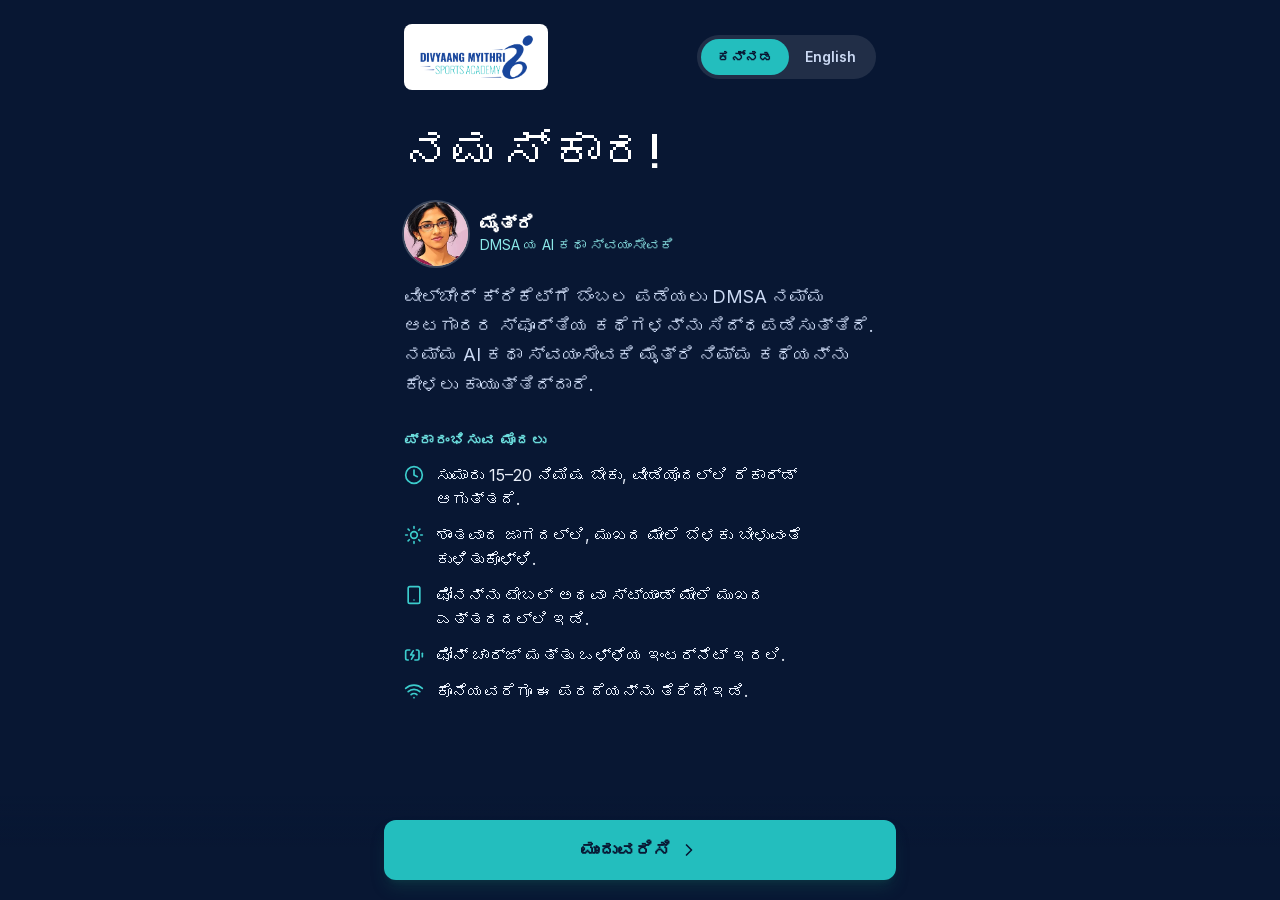
<file: index.html>
<!DOCTYPE html><html lang="en" class="d8ilgG_variable pvw2IW_variable LINzvG_variable h-full antialiased"><head><meta charSet="utf-8"/><meta name="viewport" content="width=device-width, initial-scale=1"/><link rel="preload" href="/_next/static/media/75affa71d1e2f6a7-s.p.17-aodiw50953.woff2" as="font" crossorigin="" type="font/woff2"/><link rel="preload" href="/_next/static/media/83afe278b6a6bb3c-s.p.2bn3s6zvc0dyp.woff2" as="font" crossorigin="" type="font/woff2"/><link rel="preload" href="/_next/static/media/fabcf92ba1ccea36-s.p.1w_qz2ahumqmz.woff2" as="font" crossorigin="" type="font/woff2"/><link rel="preload" as="image" href="/myithri-small.webp"/><link rel="stylesheet" href="/_next/static/chunks/2mgr_09u30l3r.css" data-precedence="next"/><link rel="preload" as="script" fetchPriority="low" href="/_next/static/chunks/3cfn99dbrcvvp.js"/><script src="/_next/static/chunks/2g6eky4dojsgx.js" async=""></script><script src="/_next/static/chunks/3dmm3v_fq28gc.js" async=""></script><script src="/_next/static/chunks/turbopack-3-ry682tkyiqk.js" async=""></script><script src="/_next/static/chunks/0umf92h1sb77c.js" async=""></script><script src="/_next/static/chunks/03mjt11yfdidc.js" async=""></script><script src="/_next/static/chunks/12b3t83xnh9k8.js" async=""></script><meta name="theme-color" content="#081733"/><title>Share your story | Divyaang Myithri Sports Academy</title><meta name="description" content="A private interview link for DMSA players."/><meta name="robots" content="noindex, nofollow"/><link rel="icon" href="/admin-icons/icon-192.png"/><link rel="apple-touch-icon" href="/admin-icons/icon-192.png"/><meta name="next-size-adjust" content=""/><script src="/_next/static/chunks/0cz1d0mv5g_q7.js" noModule=""></script></head><body class="min-h-full"><div hidden=""><!--$--><!--/$--></div><main class="flex min-h-dvh flex-col items-center justify-center gap-4 bg-[#081733] px-6 text-center text-white" aria-busy="true"><img src="/myithri-small.webp" alt="" width="96" height="96" class="h-24 w-24 rounded-full bg-[#f3ece4] object-cover"/><p class="text-lg font-semibold">Myithri is getting ready…</p><p class="text-sm text-white/70">ಮೈತ್ರಿ ಸಿದ್ಧವಾಗುತ್ತಿದ್ದಾರೆ… · मैत्री तैयार हो रही हैं…</p></main><!--$--><!--/$--><script id="_R_">(globalThis["TURBOPACK"] || (globalThis["TURBOPACK"] = [])).push({"otherChunks":["static/chunks/3cfn99dbrcvvp.js","static/chunks/2g6eky4dojsgx.js","static/chunks/3dmm3v_fq28gc.js"],"runtimeModuleIds":[94553]});</script><script src="/_next/static/chunks/3cfn99dbrcvvp.js" async=""></script><script>(self.__next_f=self.__next_f||[]).push([0])</script><script>self.__next_f.push([1,"1:\"$Sreact.fragment\"\n2:\"/_next/static/chunks/0umf92h1sb77c.js\"\n3:I[39756,[\"$2\"],\"default\"]\n4:I[37457,[\"$2\"],\"default\"]\n6:I[47257,[\"$2\"],\"ClientPageRoot\"]\n7:\"/_next/static/chunks/03mjt11yfdidc.js\"\n8:\"/_next/static/chunks/12b3t83xnh9k8.js\"\n9:I[31713,[\"$2\",\"$7\",\"$8\"],\"default\"]\nc:I[97367,[\"$2\"],\"OutletBoundary\"]\nd:\"$Sreact.suspense\"\nf:\"ViewportBoundary\"\n10:I[97367,[\"$2\"],\"$f\"]\n12:\"MetadataBoundary\"\n13:I[97367,[\"$2\"],\"$12\"]\n15:I[68027,[\"$2\"],\"default\",1]\n:HL[\"/_next/static/chunks/2mgr_09u30l3r.css\",\"style\"]\n:HL[\"/_next/static/media/75affa71d1e2f6a7-s.p.17-aodiw50953.woff2\",\"font\",{\"crossOrigin\":\"\",\"type\":\"font/woff2\"}]\n:HL[\"/_next/static/media/83afe278b6a6bb3c-s.p.2bn3s6zvc0dyp.woff2\",\"font\",{\"crossOrigin\":\"\",\"type\":\"font/woff2\"}]\n:HL[\"/_next/static/media/fabcf92ba1ccea36-s.p.1w_qz2ahumqmz.woff2\",\"font\",{\"crossOrigin\":\"\",\"type\":\"font/woff2\"}]\n5:[[\"children\",{\"s\":\"__PAGE__\",\"h\":512,\"d\":{\"r\":[\"$\",\"$1\",\"c\",{\"children\":[[\"$\",\"$L6\",null,{\"Component\":\"$9\",\"serverProvidedParams\":{\"searchParams\":{},\"params\":{},\"promises\":[\"$@a\",\"$@b\"]}}],[[\"$\",\"script\",\"script-0\",{\"src\":\"/_next/static/chunks/03mjt11yfdidc.js\",\"async\":true,\"nonce\":\"$undefined\"}],[\"$\",\"script\",\"script-1\",{\"src\":\"/_next/static/chunks/12b3t83xnh9k8.js\",\"async\":true,\"nonce\":\"$undefined\"}]],[\"$\",\"$Lc\",null,{\"children\":[\"$\",\"$d\",null,{\"name\":\"Next.MetadataOutlet\",\"children\":\"$@e\"}]}]]}],\"p\":false,\"v\":null}}]]\n0:{\"P\":null,\"c\":[\"\",\"\"],\"q\":\"\",\"i\":false,\"t\":{\"t\":{\"s\":\"\",\"h\":528,\"d\":{\"r\":[\"$\",\"$1\",\"c\",{\"children\":[[[\"$\",\"link\",\"0\",{\"rel\":\"stylesheet\",\"href\":\"/_next/static/chunks/2mgr_09u30l3r.css\",\"precedence\":\"next\",\"crossOrigin\":\"$undefined\",\"nonce\":\"$undefined\"}],[\"$\",\"script\",\"script-0\",{\"src\":\"/_next/static/chunks/0umf92h1sb77c.js\",\"async\":true,\"nonce\":\"$undefined\"}]],[\"$\",\"html\",null,{\"lang\":\"en\",\"className\":\"d8ilgG_variable pvw2IW_variable LINzvG_variable h-full antialiased\",\"children\":[\"$\",\"body\",null,{\"className\":\"min-h-full\",\"children\":[\"$\",\"$L3\",null,{\"parallelRouterKey\":\"children\",\"error\":\"$undefined\",\"errorStyles\":\"$undefined\",\"errorScripts\":\"$undefined\",\"template\":[\"$\",\"$L4\",null,{}],\"templateStyles\":\"$undefined\",\"templateScripts\":\"$undefined\",\"notFound\":[[[\"$\",\"title\",null,{\"children\":\"404: This page could not be found.\"}],[\"$\",\"div\",null,{\"style\":{\"fontFamily\":\"system-ui,\\\"Segoe UI\\\",Roboto,Helvetica,Arial,sans-serif,\\\"Apple Color Emoji\\\",\\\"Segoe UI Emoji\\\"\",\"height\":\"100vh\",\"textAlign\":\"center\",\"display\":\"flex\",\"flexDirection\":\"column\",\"alignItems\":\"center\",\"justifyContent\":\"center\"},\"children\":[\"$\",\"div\",null,{\"children\":[[\"$\",\"style\",null,{\"dangerouslySetInnerHTML\":{\"__html\":\"body{color:#000;background:#fff;margin:0}.next-error-h1{border-right:1px solid rgba(0,0,0,.3)}@media (prefers-color-scheme:dark){body{color:#fff;background:#000}.next-error-h1{border-right:1px solid rgba(255,255,255,.3)}}\"}}],[\"$\",\"h1\",null,{\"className\":\"next-error-h1\",\"style\":{\"display\":\"inline-block\",\"margin\":\"0 20px 0 0\",\"padding\":\"0 23px 0 0\",\"fontSize\":24,\"fontWeight\":500,\"verticalAlign\":\"top\",\"lineHeight\":\"49px\"},\"children\":404}],[\"$\",\"div\",null,{\"style\":{\"display\":\"inline-block\"},\"children\":[\"$\",\"h2\",null,{\"style\":{\"fontSize\":14,\"fontWeight\":400,\"lineHeight\":\"49px\",\"margin\":0},\"children\":\"This page could not be found.\"}]}]]}]}]],[]],\"forbidden\":\"$undefined\",\"unauthorized\":\"$undefined\"}]}]}]]}],\"p\":false,\"v\":null},\"c\":\"$Q5\"},\"h\":{\"r\":[\"$\",\"$1\",\"h\",{\"children\":[null,[\"$\",\"$L10\",null,{\"children\":\"$L11\"}],[\"$\",\"$L13\",null,{\"children\":[[\"$\",\"div\",null,{\"hidden\":true,\"children\":[\"$\",\"$d\",null,{\"name\":\"Next.Metadata\",\"children\":\"$L14\"}]}],null]}],[\"$\",\"meta\",null,{\"name\":\"next-size-adjust\",\"content\":\"\"}]]}],\"p\":false,\"v\":null}},\"m\":\"$undefined\",\"G\":[\"$15\",[[\"$\",\"link\",\"0\",{\"rel\":\"stylesheet\",\"href\":\"/_next/static/chunks/2mgr_09u30l3r.css\",\"precedence\":\"next\",\"crossOrigin\":\"$undefined\",\"nonce\":\"$undefined\"}]]],\"S\":true,\"r\":\"$undefined\",\"s\":\"$undefined\",\"a\":\"$undefined\",\"l\":\"$undefined\",\"p\":\"$undefined\",\"d\":\"$undefined\",\"b\":\"Rn7WQ1MCHhxJm0Dka1hgK\"}\na:{}\nb:\"$5:0:1:d:r:props:children:0:props:serverProvidedParams:params\"\n11:[[\"$\",\"meta\",\"0\",{\"charSet\":\"utf-8\"}],[\"$\",\"meta\",\"1\",{\"name\":\"viewport\",\"content\":\"width=device-width, initial-scale=1\"}],[\"$\",\"meta\",\"2\",{\"name\":\"theme-color\",\"content\":\"#081733\"}]]\n16:I[27201,[\"$2\"],\"IconMark\"]\ne:null\n14:[[\"$\",\"title\",\"0\",{\"children\":\"Share your story | Divyaang Myithri Sports Academy\"}],[\"$\",\"meta\",\"1\",{\"name\":\"description\",\"content\":\"A private interview link for DMSA players.\"}],[\"$\",\"meta\",\"2\",{\"name\":\"robots\",\"content\":\"noindex, nofollow\"}],[\"$\",\"link\",\"3\",{\"rel\":\"icon\",\"href\":\"/admin-icons/icon-192.png\"}],[\"$\",\"link\",\"4\",{\"rel\":\"apple-touch-icon\",\"href\":\"/admin-icons/icon-192.png\"}],[\"$\",\"$L16\",\"5\",{}]]\n"])</script></body></html>
</file>
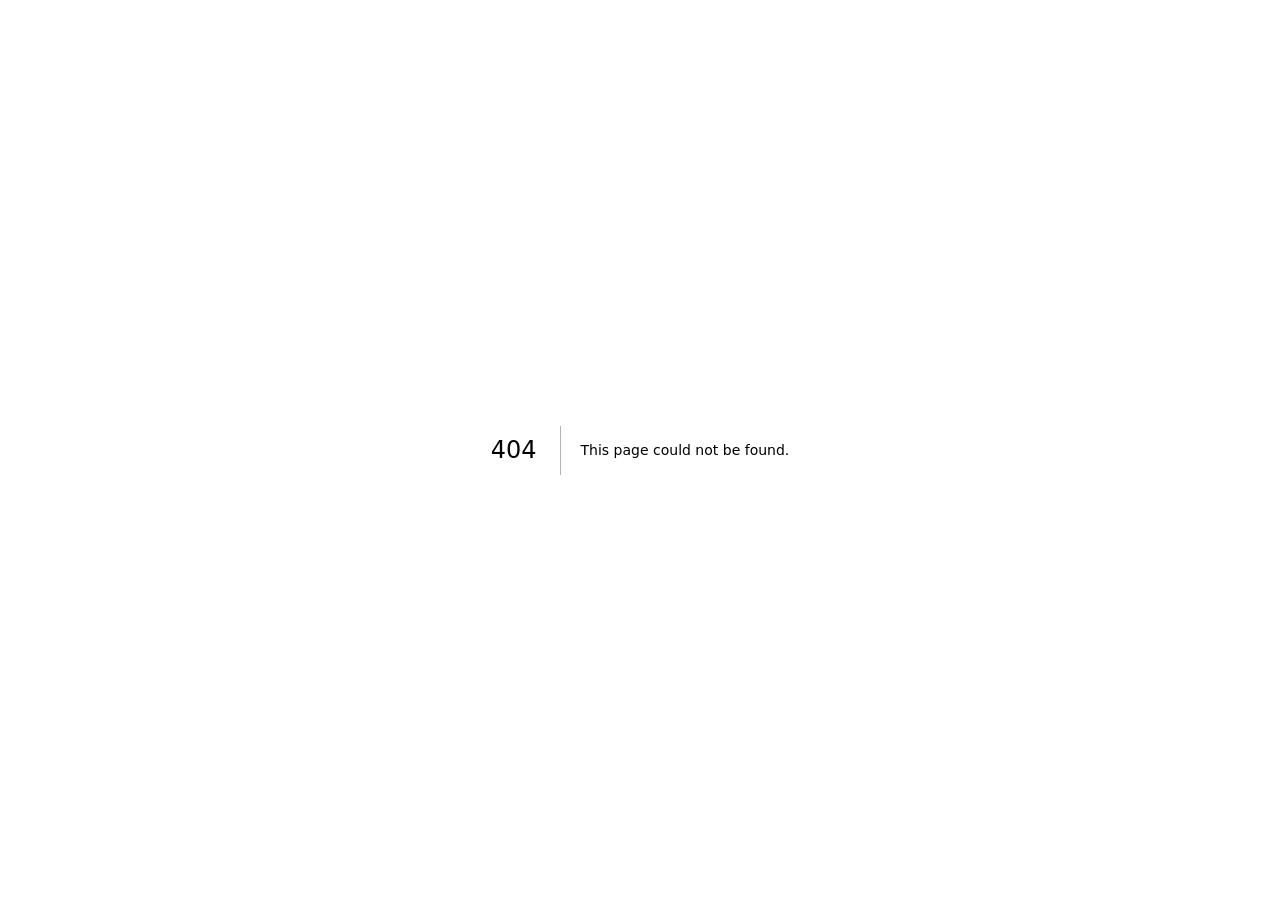
<file: 404/index.html>
<!DOCTYPE html><html lang="en" class="d8ilgG_variable pvw2IW_variable LINzvG_variable h-full antialiased"><head><meta charSet="utf-8"/><meta name="viewport" content="width=device-width, initial-scale=1"/><link rel="stylesheet" href="/_next/static/chunks/2mgr_09u30l3r.css" data-precedence="next"/><link rel="preload" as="script" fetchPriority="low" href="/_next/static/chunks/3cfn99dbrcvvp.js"/><script src="/_next/static/chunks/2g6eky4dojsgx.js" async=""></script><script src="/_next/static/chunks/3dmm3v_fq28gc.js" async=""></script><script src="/_next/static/chunks/turbopack-3-ry682tkyiqk.js" async=""></script><script src="/_next/static/chunks/0umf92h1sb77c.js" async=""></script><meta name="robots" content="noindex"/><meta name="theme-color" content="#081733"/><title>Share your story | Divyaang Myithri Sports Academy</title><meta name="description" content="A private interview link for DMSA players."/><meta name="robots" content="noindex, nofollow"/><link rel="icon" href="/admin-icons/icon-192.png"/><link rel="apple-touch-icon" href="/admin-icons/icon-192.png"/><meta name="next-size-adjust" content=""/><title>404: This page could not be found.</title><script src="/_next/static/chunks/0cz1d0mv5g_q7.js" noModule=""></script></head><body class="min-h-full"><div hidden=""><!--$--><!--/$--></div><div style="font-family:system-ui,&quot;Segoe UI&quot;,Roboto,Helvetica,Arial,sans-serif,&quot;Apple Color Emoji&quot;,&quot;Segoe UI Emoji&quot;;height:100vh;text-align:center;display:flex;flex-direction:column;align-items:center;justify-content:center"><div><style>body{color:#000;background:#fff;margin:0}.next-error-h1{border-right:1px solid rgba(0,0,0,.3)}@media (prefers-color-scheme:dark){body{color:#fff;background:#000}.next-error-h1{border-right:1px solid rgba(255,255,255,.3)}}</style><h1 class="next-error-h1" style="display:inline-block;margin:0 20px 0 0;padding:0 23px 0 0;font-size:24px;font-weight:500;vertical-align:top;line-height:49px">404</h1><div style="display:inline-block"><h2 style="font-size:14px;font-weight:400;line-height:49px;margin:0">This page could not be found.</h2></div></div></div><!--$--><!--/$--><script id="_R_">(globalThis["TURBOPACK"] || (globalThis["TURBOPACK"] = [])).push({"otherChunks":["static/chunks/3cfn99dbrcvvp.js","static/chunks/2g6eky4dojsgx.js","static/chunks/3dmm3v_fq28gc.js"],"runtimeModuleIds":[94553]});</script><script src="/_next/static/chunks/3cfn99dbrcvvp.js" async=""></script><script>(self.__next_f=self.__next_f||[]).push([0])</script><script>self.__next_f.push([1,"1:\"$Sreact.fragment\"\n2:\"/_next/static/chunks/0umf92h1sb77c.js\"\n3:I[39756,[\"$2\"],\"default\"]\n4:I[37457,[\"$2\"],\"default\"]\n8:I[97367,[\"$2\"],\"OutletBoundary\"]\n9:\"$Sreact.suspense\"\nb:\"ViewportBoundary\"\nc:I[97367,[\"$2\"],\"$b\"]\ne:\"MetadataBoundary\"\nf:I[97367,[\"$2\"],\"$e\"]\n11:I[68027,[\"$2\"],\"default\",1]\n:HL[\"/_next/static/chunks/2mgr_09u30l3r.css\",\"style\"]\n6:X\n7:[[\"children\",{\"s\":\"__PAGE__\",\"h\":512,\"d\":{\"r\":[\"$\",\"$1\",\"c\",{\"children\":[[[\"$\",\"title\",null,{\"children\":\"404: This page could not be found.\"}],[\"$\",\"div\",null,{\"style\":\"$0:t:t:d:r:props:children:1:props:children:props:children:props:notFound:0:1:props:style\",\"children\":[\"$\",\"div\",null,{\"children\":[[\"$\",\"style\",null,{\"dangerouslySetInnerHTML\":{\"__html\":\"body{color:#000;background:#fff;margin:0}.next-error-h1{border-right:1px solid rgba(0,0,0,.3)}@media (prefers-color-scheme:dark){body{color:#fff;background:#000}.next-error-h1{border-right:1px solid rgba(255,255,255,.3)}}\"}}],[\"$\",\"h1\",null,{\"className\":\"next-error-h1\",\"style\":\"$0:t:t:d:r:props:children:1:props:children:props:children:props:notFound:0:1:props:children:props:children:1:props:style\",\"children\":404}],[\"$\",\"div\",null,{\"style\":\"$0:t:t:d:r:props:children:1:props:children:props:children:props:notFound:0:1:props:children:props:children:2:props:style\",\"children\":[\"$\",\"h2\",null,{\"style\":\"$0:t:t:d:r:props:children:1:props:children:props:children:props:notFound:0:1:props:children:props:children:2:props:children:props:style\",\"children\":\"This page could not be found.\"}]}]]}]}]],null,[\"$\",\"$L8\",null,{\"children\":[\"$\",\"$9\",null,{\"name\":\"Next.MetadataOutlet\",\"children\":\"$@a\"}]}]]}],\"p\":false,\"v\":null}}]]\n5:[[\"children\",{\"s\":\"/_not-found\",\"h\":512,\"d\":{\"r\":[\"$\",\"$1\",\"c\",{\"children\":[null,[\"$\",\"$L3\",null,{\"parallelRouterKey\":\"children\",\"error\":\"$undefined\",\"errorStyles\":\"$undefined\",\"errorScripts\":\"$undefined\",\"template\":[\"$\",\"$L4\",null,{}],\"templateStyles\":\"$undefined\",\"templateScripts\":\"$undefined\",\"notFound\":\"$undefined\",\"forbidden\":\"$undefined\",\"unauthorized\":\"$undefined\"}]]}],\"p\":false,\"v\":\"$6\"},\"c\":\"$Q7\"}]]\n0:{\"P\":null,\"c\":[\"\",\"_not-found\",\"\"],\"q\":\"\",\"i\":false,\"t\":{\"t\":{\"s\":\"\",\"h\":528,\"d\":{\"r\":[\"$\",\"$1\",\"c\",{\"children\":[[[\"$\",\"link\",\"0\",{\"rel\":\"stylesheet\",\"href\":\"/_next/static/chunks/2mgr_09u30l3r.css\",\"precedence\":\"next\",\"crossOrigin\":\"$undefined\",\"nonce\":\"$undefined\"}],[\"$\",\"script\",\"script-0\",{\"src\":\"/_next/static/chunks/0umf92h1sb77c.js\",\"async\":true,\"nonce\":\"$undefined\"}]],[\"$\",\"html\",null,{\"lang\":\"en\",\"className\":\"d8ilgG_variable pvw2IW_variable LINzvG_variable h-full antialiased\",\"children\":[\"$\",\"body\",null,{\"className\":\"min-h-full\",\"children\":[\"$\",\"$L3\",null,{\"parallelRouterKey\":\"children\",\"error\":\"$undefined\",\"errorStyles\":\"$undefined\",\"errorScripts\":\"$undefined\",\"template\":[\"$\",\"$L4\",null,{}],\"templateStyles\":\"$undefined\",\"templateScripts\":\"$undefined\",\"notFound\":[[[\"$\",\"title\",null,{\"children\":\"404: This page could not be found.\"}],[\"$\",\"div\",null,{\"style\":{\"fontFamily\":\"system-ui,\\\"Segoe UI\\\",Roboto,Helvetica,Arial,sans-serif,\\\"Apple Color Emoji\\\",\\\"Segoe UI Emoji\\\"\",\"height\":\"100vh\",\"textAlign\":\"center\",\"display\":\"flex\",\"flexDirection\":\"column\",\"alignItems\":\"center\",\"justifyContent\":\"center\"},\"children\":[\"$\",\"div\",null,{\"children\":[[\"$\",\"style\",null,{\"dangerouslySetInnerHTML\":{\"__html\":\"body{color:#000;background:#fff;margin:0}.next-error-h1{border-right:1px solid rgba(0,0,0,.3)}@media (prefers-color-scheme:dark){body{color:#fff;background:#000}.next-error-h1{border-right:1px solid rgba(255,255,255,.3)}}\"}}],[\"$\",\"h1\",null,{\"className\":\"next-error-h1\",\"style\":{\"display\":\"inline-block\",\"margin\":\"0 20px 0 0\",\"padding\":\"0 23px 0 0\",\"fontSize\":24,\"fontWeight\":500,\"verticalAlign\":\"top\",\"lineHeight\":\"49px\"},\"children\":404}],[\"$\",\"div\",null,{\"style\":{\"display\":\"inline-block\"},\"children\":[\"$\",\"h2\",null,{\"style\":{\"fontSize\":14,\"fontWeight\":400,\"lineHeight\":\"49px\",\"margin\":0},\"children\":\"This page could not be found.\"}]}]]}]}]],[]],\"forbidden\":\"$undefined\",\"unauthorized\":\"$undefined\"}]}]}]]}],\"p\":false,\"v\":null},\"c\":\"$Q5\"},\"h\":{\"r\":[\"$\",\"$1\",\"h\",{\"children\":[[\"$\",\"meta\",null,{\"name\":\"robots\",\"content\":\"noindex\"}],[\"$\",\"$Lc\",null,{\"children\":\"$Ld\"}],[\"$\",\"$Lf\",null,{\"children\":[[\"$\",\"div\",null,{\"hidden\":true,\"children\":[\"$\",\"$9\",null,{\"name\":\"Next.Metadata\",\"children\":\"$L10\"}]}],null]}],[\"$\",\"meta\",null,{\"name\":\"next-size-adjust\",\"content\":\"\"}]]}],\"p\":false,\"v\":null}},\"m\":\"$undefined\",\"G\":[\"$11\",[[\"$\",\"link\",\"0\",{\"rel\":\"stylesheet\",\"href\":\"/_next/static/chunks/2mgr_09u30l3r.css\",\"precedence\":\"next\",\"crossOrigin\":\"$undefined\",\"nonce\":\"$undefined\"}]]],\"S\":true,\"r\":\"$undefined\",\"s\":\"$undefined\",\"a\":\"$undefined\",\"l\":\"$undefined\",\"p\":\"$undefined\",\"d\":\"$undefined\",\"b\":\"Rn7WQ1MCHhxJm0Dka1hgK\"}\n6:C\nd:[[\"$\",\"meta\",\"0\",{\"charSet\":\"utf-8\"}],[\"$\",\"meta\",\"1\",{\"name\":\"viewport\",\"content\":\"width=device-width, initial-scale=1\"}],[\"$\",\"meta\",\"2\",{\"name\":\"theme-color\",\"content\":\"#081733\"}]]\n12:I[27201,[\"$2\"],\"IconMark\"]\na:null\n10:[[\"$\",\"title\",\"0\",{\"children\":\"Share your story | Divyaang Myithri Sports Academy\"}],[\"$\",\"meta\",\"1\",{\"name\":\"description\",\"content\":\"A private interview link for DMSA players.\"}],[\"$\",\"meta\",\"2\",{\"name\":\"robots\",\"content\":\"noindex, nofollow\"}],[\"$\",\"link\",\"3\",{\"rel\":\"icon\",\"href\":\"/admin-icons/icon-192.png\"}],[\"$\",\"link\",\"4\",{\"rel\":\"apple-touch-icon\",\"href\":\"/admin-icons/icon-192.png\"}],[\"$\",\"$L12\",\"5\",{}]]\n"])</script></body></html>
</file>
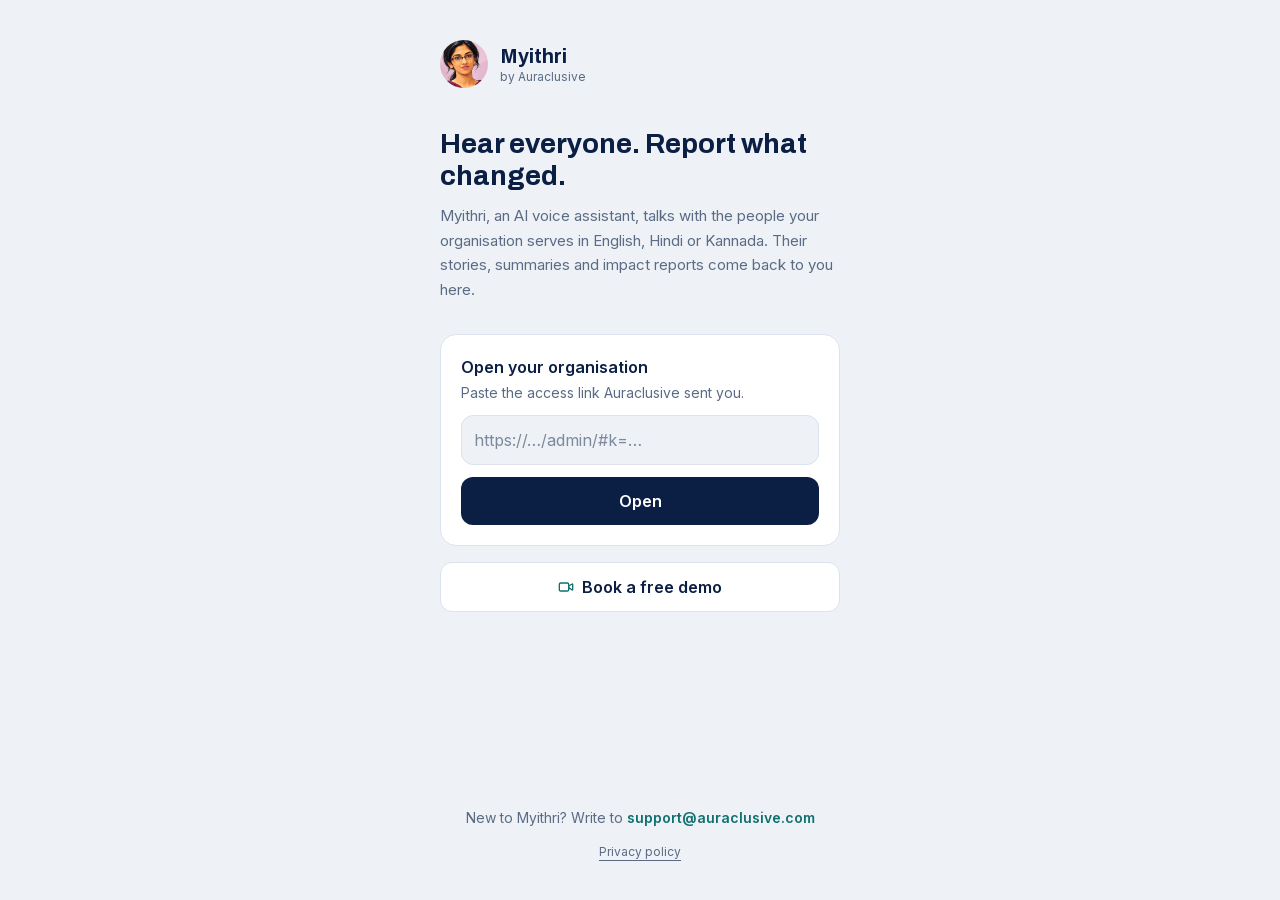
<file: admin/index.html>
<!DOCTYPE html><html lang="en" class="d8ilgG_variable pvw2IW_variable LINzvG_variable h-full antialiased"><head><meta charSet="utf-8"/><meta name="viewport" content="width=device-width, initial-scale=1"/><link rel="preload" href="/_next/static/media/75affa71d1e2f6a7-s.p.17-aodiw50953.woff2" as="font" crossorigin="" type="font/woff2"/><link rel="preload" href="/_next/static/media/83afe278b6a6bb3c-s.p.2bn3s6zvc0dyp.woff2" as="font" crossorigin="" type="font/woff2"/><link rel="preload" href="/_next/static/media/fabcf92ba1ccea36-s.p.1w_qz2ahumqmz.woff2" as="font" crossorigin="" type="font/woff2"/><link rel="stylesheet" href="/_next/static/chunks/2mgr_09u30l3r.css" data-precedence="next"/><link rel="preload" as="script" fetchPriority="low" href="/_next/static/chunks/3cfn99dbrcvvp.js"/><script src="/_next/static/chunks/2g6eky4dojsgx.js" async=""></script><script src="/_next/static/chunks/3dmm3v_fq28gc.js" async=""></script><script src="/_next/static/chunks/turbopack-3-ry682tkyiqk.js" async=""></script><script src="/_next/static/chunks/0umf92h1sb77c.js" async=""></script><script src="/_next/static/chunks/03mjt11yfdidc.js" async=""></script><script src="/_next/static/chunks/0yw47urjztczc.js" async=""></script><meta name="theme-color" content="#0B1F44"/><title>Myithri</title><meta name="description" content="Voice feedback, impact stories and reports for your organisation, by Auraclusive."/><link rel="manifest" href="/admin.webmanifest"/><meta name="robots" content="noindex, nofollow"/><meta name="mobile-web-app-capable" content="yes"/><meta name="apple-mobile-web-app-title" content="Myithri"/><meta name="apple-mobile-web-app-status-bar-style" content="black-translucent"/><link rel="icon" href="/admin-icons/icon-192.png"/><link rel="apple-touch-icon" href="/admin-icons/icon-192.png"/><meta name="next-size-adjust" content=""/><script src="/_next/static/chunks/0cz1d0mv5g_q7.js" noModule=""></script></head><body class="min-h-full"><div hidden=""><!--$--><!--/$--></div><div style="--bg:#EEF2F7;--surface:#FFFFFF;--ink:#0B1F44;--muted:#5B6B85;--line:#DCE3EE;--navy:#0B1F44;--navy2:#16336B;--teal:#11706F;--teal-bright:#3CCDCD;--teal-soft:#DDF2F2;--gold:#D9A441;--gold-soft:#FBEFD6;--alert:#C0392B;--alert-soft:#FBE6E3" class="min-h-dvh bg-[var(--bg)] font-sans text-[var(--ink)] antialiased"></div><!--$--><!--/$--><script id="_R_">(globalThis["TURBOPACK"] || (globalThis["TURBOPACK"] = [])).push({"otherChunks":["static/chunks/3cfn99dbrcvvp.js","static/chunks/2g6eky4dojsgx.js","static/chunks/3dmm3v_fq28gc.js"],"runtimeModuleIds":[94553]});</script><script src="/_next/static/chunks/3cfn99dbrcvvp.js" async=""></script><script>(self.__next_f=self.__next_f||[]).push([0])</script><script>self.__next_f.push([1,"1:\"$Sreact.fragment\"\n2:\"/_next/static/chunks/0umf92h1sb77c.js\"\n3:I[39756,[\"$2\"],\"default\"]\n4:I[37457,[\"$2\"],\"default\"]\n8:\"/_next/static/chunks/03mjt11yfdidc.js\"\n9:\"/_next/static/chunks/0yw47urjztczc.js\"\na:I[22052,[\"$2\",\"$8\",\"$9\"],\"SafeAdminPage\"]\nb:I[90337,[\"$2\",\"$8\",\"$9\"],\"default\"]\nc:I[97367,[\"$2\"],\"OutletBoundary\"]\nd:\"$Sreact.suspense\"\nf:\"ViewportBoundary\"\n10:I[97367,[\"$2\"],\"$f\"]\n12:\"MetadataBoundary\"\n13:I[97367,[\"$2\"],\"$12\"]\n15:I[68027,[\"$2\"],\"default\",1]\n:HL[\"/_next/static/chunks/2mgr_09u30l3r.css\",\"style\"]\n:HL[\"/_next/static/media/75affa71d1e2f6a7-s.p.17-aodiw50953.woff2\",\"font\",{\"crossOrigin\":\"\",\"type\":\"font/woff2\"}]\n:HL[\"/_next/static/media/83afe278b6a6bb3c-s.p.2bn3s6zvc0dyp.woff2\",\"font\",{\"crossOrigin\":\"\",\"type\":\"font/woff2\"}]\n:HL[\"/_next/static/media/fabcf92ba1ccea36-s.p.1w_qz2ahumqmz.woff2\",\"font\",{\"crossOrigin\":\"\",\"type\":\"font/woff2\"}]\n6:X\n7:[[\"children\",{\"s\":\"__PAGE__\",\"h\":512,\"d\":{\"r\":[\"$\",\"$1\",\"c\",{\"children\":[[\"$\",\"$La\",null,{\"children\":[\"$\",\"$Lb\",null,{}]}],[[\"$\",\"script\",\"script-0\",{\"src\":\"/_next/static/chunks/03mjt11yfdidc.js\",\"async\":true,\"nonce\":\"$undefined\"}],[\"$\",\"script\",\"script-1\",{\"src\":\"/_next/static/chunks/0yw47urjztczc.js\",\"async\":true,\"nonce\":\"$undefined\"}]],[\"$\",\"$Lc\",null,{\"children\":[\"$\",\"$d\",null,{\"name\":\"Next.MetadataOutlet\",\"children\":\"$@e\"}]}]]}],\"p\":false,\"v\":null}}]]\n5:[[\"children\",{\"s\":\"admin\",\"h\":512,\"d\":{\"r\":[\"$\",\"$1\",\"c\",{\"children\":[null,[\"$\",\"$L3\",null,{\"parallelRouterKey\":\"children\",\"error\":\"$undefined\",\"errorStyles\":\"$undefined\",\"errorScripts\":\"$undefined\",\"template\":[\"$\",\"$L4\",null,{}],\"templateStyles\":\"$undefined\",\"templateScripts\":\"$undefined\",\"notFound\":\"$undefined\",\"forbidden\":\"$undefined\",\"unauthorized\":\"$undefined\"}]]}],\"p\":false,\"v\":\"$6\"},\"c\":\"$Q7\"}]]\n0:{\"P\":null,\"c\":[\"\",\"admin\",\"\"],\"q\":\"\",\"i\":false,\"t\":{\"t\":{\"s\":\"\",\"h\":528,\"d\":{\"r\":[\"$\",\"$1\",\"c\",{\"children\":[[[\"$\",\"link\",\"0\",{\"rel\":\"stylesheet\",\"href\":\"/_next/static/chunks/2mgr_09u30l3r.css\",\"precedence\":\"next\",\"crossOrigin\":\"$undefined\",\"nonce\":\"$undefined\"}],[\"$\",\"script\",\"script-0\",{\"src\":\"/_next/static/chunks/0umf92h1sb77c.js\",\"async\":true,\"nonce\":\"$undefined\"}]],[\"$\",\"html\",null,{\"lang\":\"en\",\"className\":\"d8ilgG_variable pvw2IW_variable LINzvG_variable h-full antialiased\",\"children\":[\"$\",\"body\",null,{\"className\":\"min-h-full\",\"children\":[\"$\",\"$L3\",null,{\"parallelRouterKey\":\"children\",\"error\":\"$undefined\",\"errorStyles\":\"$undefined\",\"errorScripts\":\"$undefined\",\"template\":[\"$\",\"$L4\",null,{}],\"templateStyles\":\"$undefined\",\"templateScripts\":\"$undefined\",\"notFound\":[[[\"$\",\"title\",null,{\"children\":\"404: This page could not be found.\"}],[\"$\",\"div\",null,{\"style\":{\"fontFamily\":\"system-ui,\\\"Segoe UI\\\",Roboto,Helvetica,Arial,sans-serif,\\\"Apple Color Emoji\\\",\\\"Segoe UI Emoji\\\"\",\"height\":\"100vh\",\"textAlign\":\"center\",\"display\":\"flex\",\"flexDirection\":\"column\",\"alignItems\":\"center\",\"justifyContent\":\"center\"},\"children\":[\"$\",\"div\",null,{\"children\":[[\"$\",\"style\",null,{\"dangerouslySetInnerHTML\":{\"__html\":\"body{color:#000;background:#fff;margin:0}.next-error-h1{border-right:1px solid rgba(0,0,0,.3)}@media (prefers-color-scheme:dark){body{color:#fff;background:#000}.next-error-h1{border-right:1px solid rgba(255,255,255,.3)}}\"}}],[\"$\",\"h1\",null,{\"className\":\"next-error-h1\",\"style\":{\"display\":\"inline-block\",\"margin\":\"0 20px 0 0\",\"padding\":\"0 23px 0 0\",\"fontSize\":24,\"fontWeight\":500,\"verticalAlign\":\"top\",\"lineHeight\":\"49px\"},\"children\":404}],[\"$\",\"div\",null,{\"style\":{\"display\":\"inline-block\"},\"children\":[\"$\",\"h2\",null,{\"style\":{\"fontSize\":14,\"fontWeight\":400,\"lineHeight\":\"49px\",\"margin\":0},\"children\":\"This page could not be found.\"}]}]]}]}]],[]],\"forbidden\":\"$undefined\",\"unauthorized\":\"$undefined\"}]}]}]]}],\"p\":false,\"v\":null},\"c\":\"$Q5\"},\"h\":{\"r\":[\"$\",\"$1\",\"h\",{\"children\":[null,[\"$\",\"$L10\",null,{\"children\":\"$L11\"}],[\"$\",\"$L13\",null,{\"children\":[[\"$\",\"div\",null,{\"hidden\":true,\"children\":[\"$\",\"$d\",null,{\"name\":\"Next.Metadata\",\"children\":\"$L14\"}]}],null]}],[\"$\",\"meta\",null,{\"name\":\"next-size-adjust\",\"content\":\"\"}]]}],\"p\":false,\"v\":null}},\"m\":\"$undefined\",\"G\":[\"$15\",[[\"$\",\"link\",\"0\",{\"rel\":\"stylesheet\",\"href\":\"/_next/static/chunks/2mgr_09u30l3r.css\",\"precedence\":\"next\",\"crossOrigin\":\"$undefined\",\"nonce\":\"$undefined\"}]]],\"S\":true,\"r\":\"$undefined\",\"s\":\"$undefined\",\"a\":\"$undefined\",\"l\":\"$undefined\",\"p\":\"$undefined\",\"d\":\"$undefined\",\"b\":\"Rn7WQ1MCHhxJm0Dka1hgK\"}\n6:C\n11:[[\"$\",\"meta\",\"0\",{\"charSet\":\"utf-8\"}],[\"$\",\"meta\",\"1\",{\"name\":\"viewport\",\"content\":\"width=device-width, initial-scale=1\"}],[\"$\",\"meta\",\"2\",{\"name\":\"theme-color\",\"content\":\"#0B1F44\"}]]\n16:I[27201,[\"$2\"],\"IconMark\"]\ne:null\n14:[[\"$\",\"title\",\"0\",{\"children\":\"Myithri\"}],[\"$\",\"meta\",\"1\",{\"name\":\"description\",\"content\":\"Voice feedback, impact stories and reports for your organisation, by Auraclusive.\"}],[\"$\",\"link\",\"2\",{\"rel\":\"manifest\",\"href\":\"/admin.webmanifest\",\"crossOrigin\":\"$undefined\"}],[\"$\",\"meta\",\"3\",{\"name\":\"robots\",\"content\":\"noindex, nofollow\"}],[\"$\",\"meta\",\"4\",{\"name\":\"mobile-web-app-capable\",\"content\":\"yes\"}],[\"$\",\"meta\",\"5\",{\"name\":\"apple-mobile-web-app-title\",\"content\":\"Myithri\"}],[\"$\",\"meta\",\"6\",{\"name\":\"apple-mobile-web-app-status-bar-style\",\"content\":\"black-translucent\"}],[\"$\",\"link\",\"7\",{\"rel\":\"icon\",\"href\":\"/admin-icons/icon-192.png\"}],[\"$\",\"link\",\"8\",{\"rel\":\"apple-touch-icon\",\"href\":\"/admin-icons/icon-192.png\"}],[\"$\",\"$L16\",\"9\",{}]]\n"])</script></body></html>
</file>
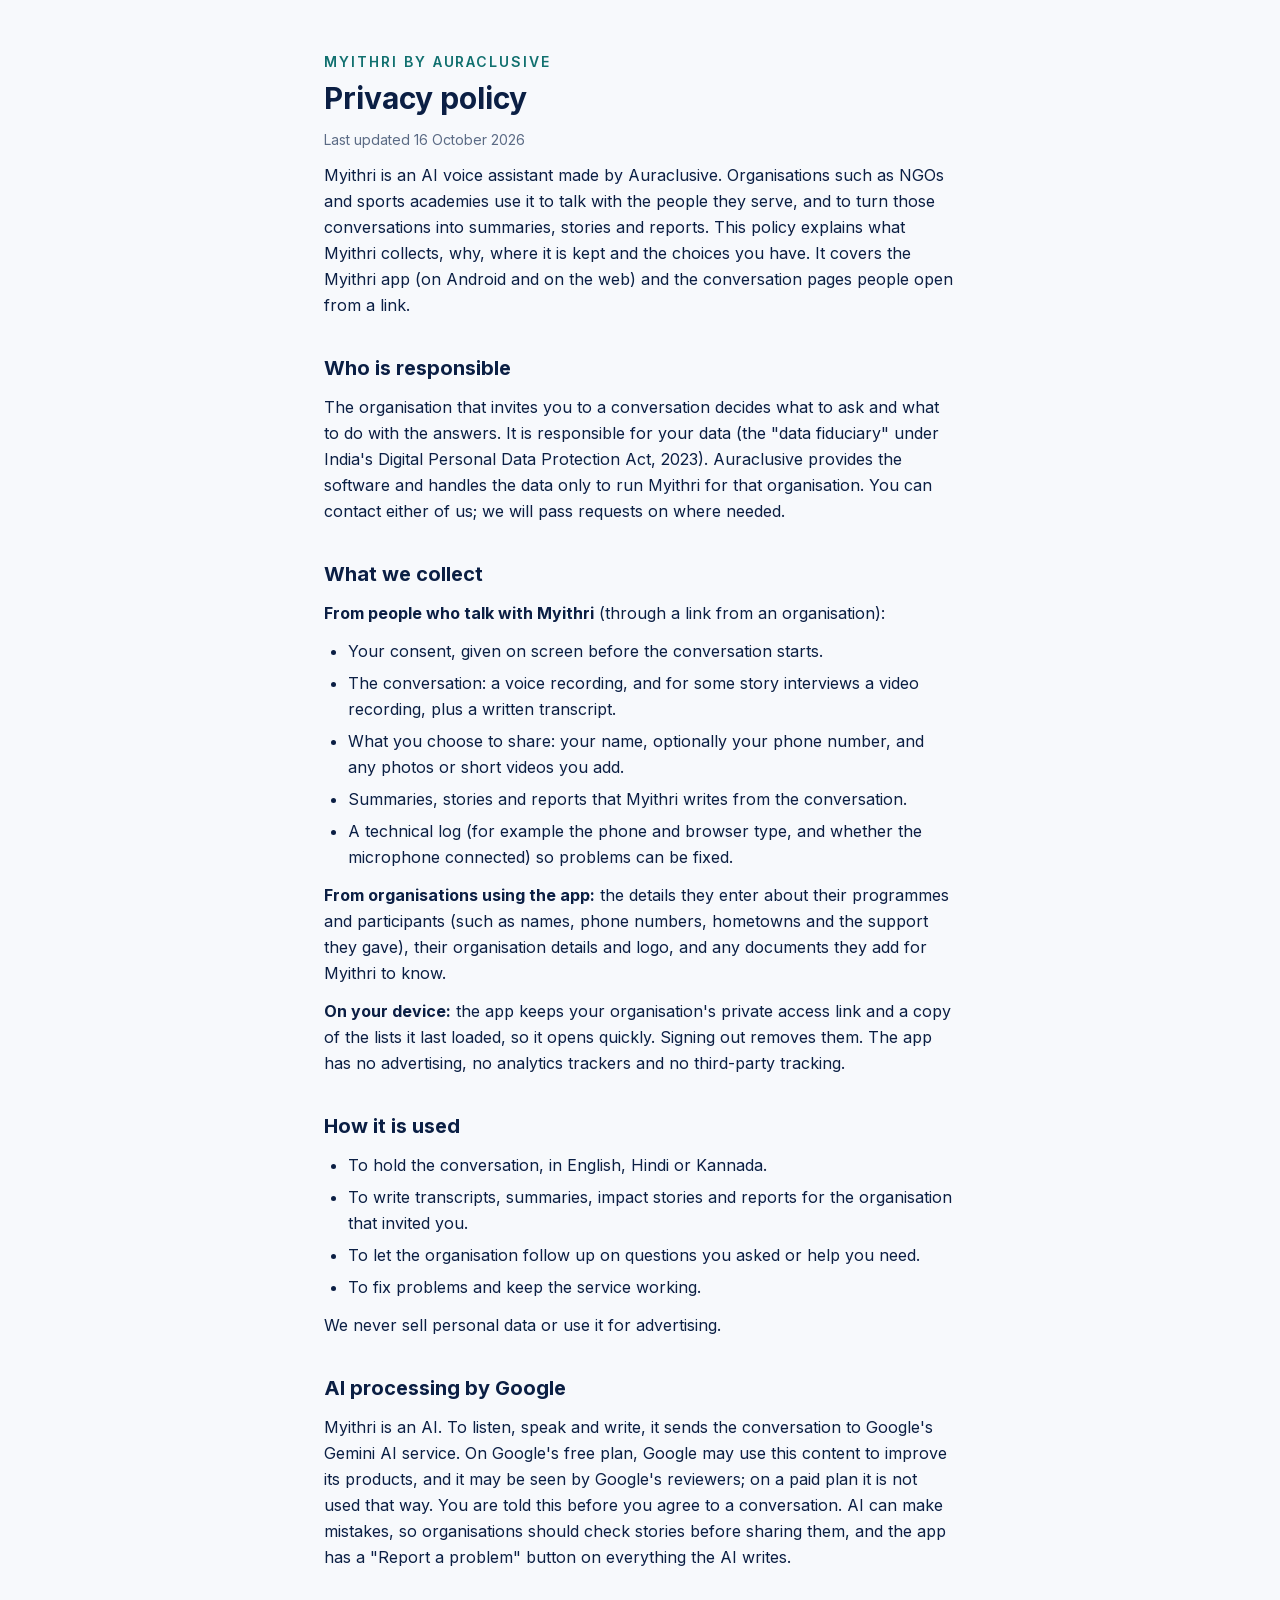
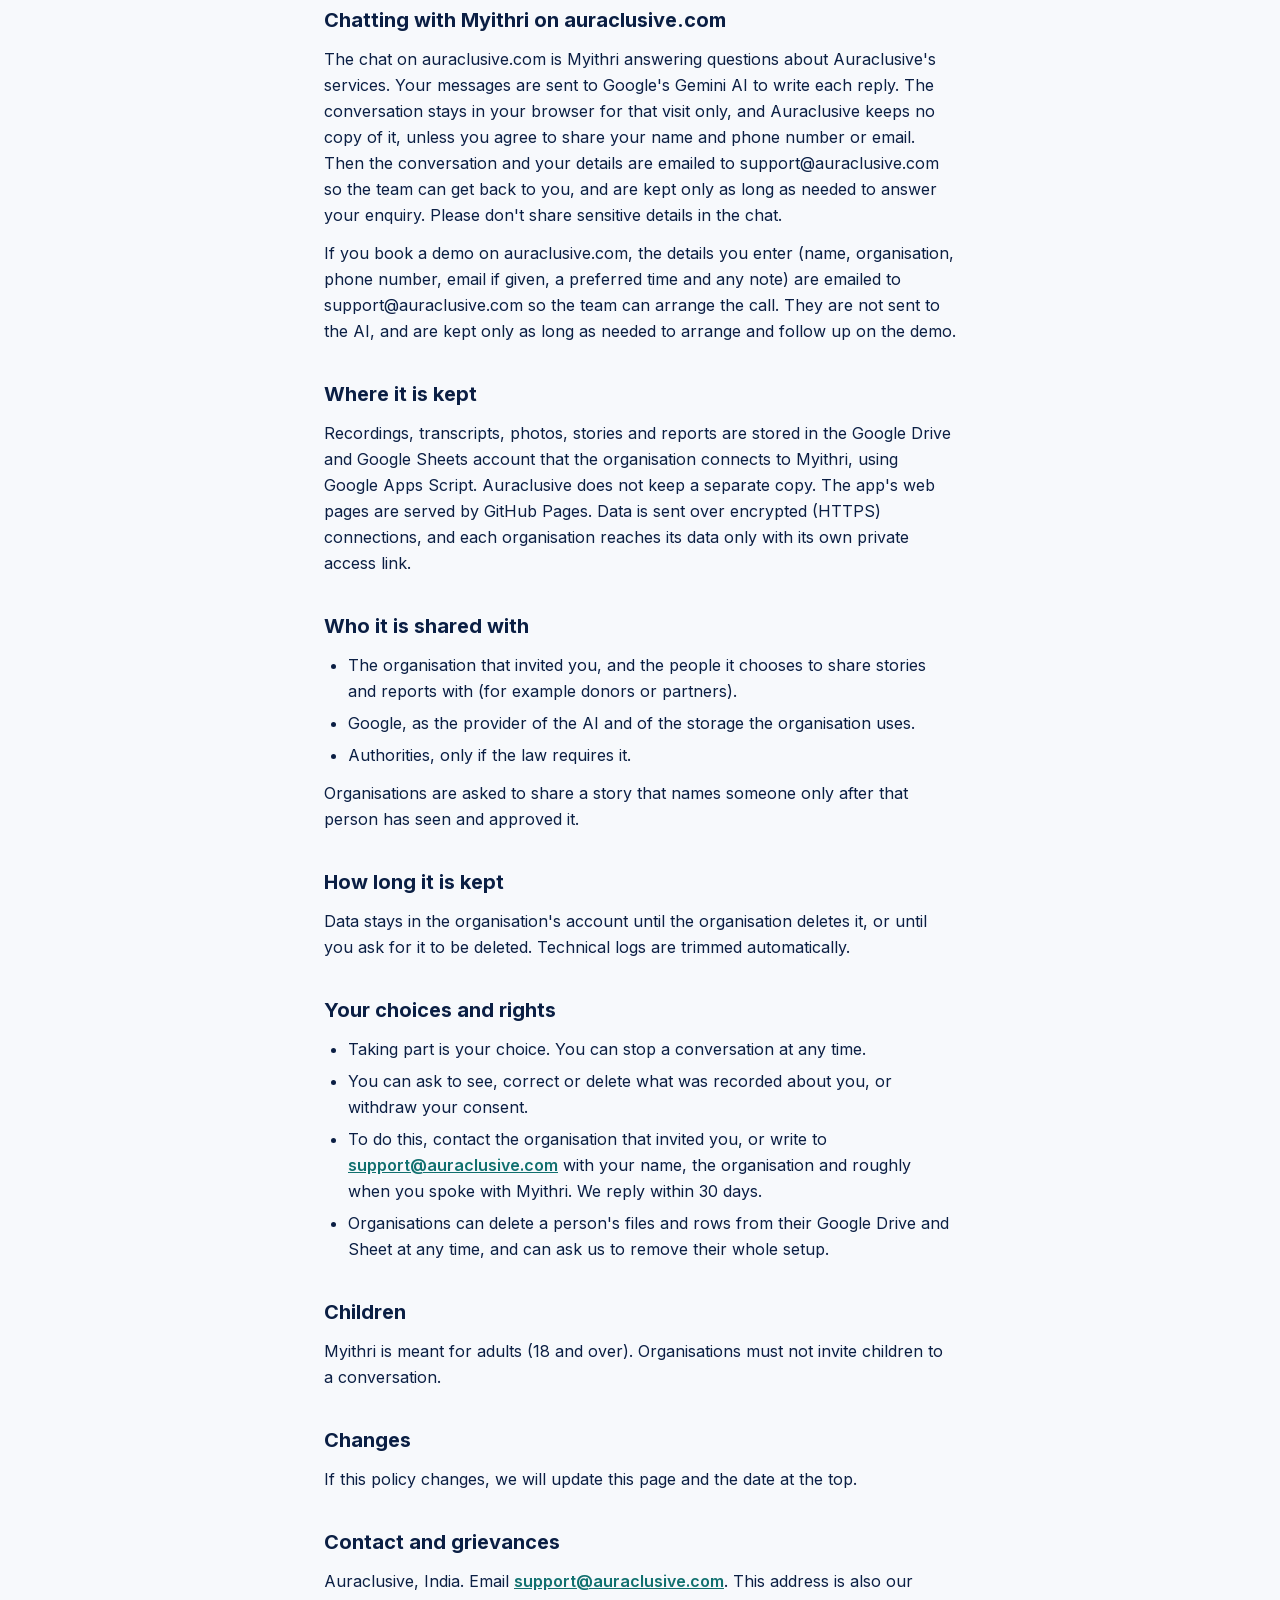
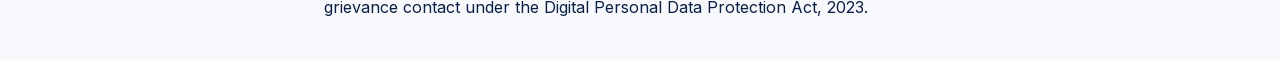
<file: privacy/index.html>
<!DOCTYPE html><html lang="en" class="d8ilgG_variable pvw2IW_variable LINzvG_variable h-full antialiased"><head><meta charSet="utf-8"/><meta name="viewport" content="width=device-width, initial-scale=1"/><link rel="preload" href="/_next/static/media/75affa71d1e2f6a7-s.p.17-aodiw50953.woff2" as="font" crossorigin="" type="font/woff2"/><link rel="preload" href="/_next/static/media/83afe278b6a6bb3c-s.p.2bn3s6zvc0dyp.woff2" as="font" crossorigin="" type="font/woff2"/><link rel="preload" href="/_next/static/media/fabcf92ba1ccea36-s.p.1w_qz2ahumqmz.woff2" as="font" crossorigin="" type="font/woff2"/><link rel="stylesheet" href="/_next/static/chunks/2mgr_09u30l3r.css" data-precedence="next"/><link rel="preload" as="script" fetchPriority="low" href="/_next/static/chunks/3cfn99dbrcvvp.js"/><script src="/_next/static/chunks/2g6eky4dojsgx.js" async=""></script><script src="/_next/static/chunks/3dmm3v_fq28gc.js" async=""></script><script src="/_next/static/chunks/turbopack-3-ry682tkyiqk.js" async=""></script><script src="/_next/static/chunks/0umf92h1sb77c.js" async=""></script><meta name="theme-color" content="#081733"/><title>Privacy policy | Myithri by Auraclusive</title><meta name="description" content="How Myithri handles the conversations, recordings and reports it creates."/><meta name="robots" content="noindex, nofollow"/><link rel="icon" href="/admin-icons/icon-192.png"/><meta name="next-size-adjust" content=""/><script src="/_next/static/chunks/0cz1d0mv5g_q7.js" noModule=""></script></head><body class="min-h-full"><div hidden=""><!--$--><!--/$--></div><div class="min-h-dvh bg-[#F7F9FC]"><main class="mx-auto max-w-2xl px-5 py-10 text-[16px] leading-relaxed text-[#0B1F44] [&amp;_h2]:mt-9 [&amp;_h2]:text-xl [&amp;_h2]:font-bold [&amp;_li]:mt-1.5 [&amp;_p]:mt-3 [&amp;_ul]:mt-3 [&amp;_ul]:list-disc [&amp;_ul]:pl-6"><p class="text-sm font-semibold uppercase tracking-[0.14em] text-[#11706F]">Myithri by <!-- -->Auraclusive</p><h1 class="mt-2 text-3xl font-bold leading-tight">Privacy policy</h1><p class="text-sm text-[#5B6B85]">Last updated <!-- -->16 October 2026</p><p>Myithri is an AI voice assistant made by <!-- -->Auraclusive<!-- -->. Organisations such as NGOs and sports academies use it to talk with the people they serve, and to turn those conversations into summaries, stories and reports. This policy explains what Myithri collects, why, where it is kept and the choices you have. It covers the Myithri app (on Android and on the web) and the conversation pages people open from a link.</p><h2>Who is responsible</h2><p>The organisation that invites you to a conversation decides what to ask and what to do with the answers. It is responsible for your data (the &quot;data fiduciary&quot; under India&#x27;s Digital Personal Data Protection Act, 2023). <!-- -->Auraclusive<!-- --> provides the software and handles the data only to run Myithri for that organisation. You can contact either of us; we will pass requests on where needed.</p><h2>What we collect</h2><p><strong>From people who talk with Myithri</strong> (through a link from an organisation):</p><ul><li>Your consent, given on screen before the conversation starts.</li><li>The conversation: a voice recording, and for some story interviews a video recording, plus a written transcript.</li><li>What you choose to share: your name, optionally your phone number, and any photos or short videos you add.</li><li>Summaries, stories and reports that Myithri writes from the conversation.</li><li>A technical log (for example the phone and browser type, and whether the microphone connected) so problems can be fixed.</li></ul><p><strong>From organisations using the app:</strong> the details they enter about their programmes and participants (such as names, phone numbers, hometowns and the support they gave), their organisation details and logo, and any documents they add for Myithri to know.</p><p><strong>On your device:</strong> the app keeps your organisation&#x27;s private access link and a copy of the lists it last loaded, so it opens quickly. Signing out removes them. The app has no advertising, no analytics trackers and no third-party tracking.</p><h2>How it is used</h2><ul><li>To hold the conversation, in English, Hindi or Kannada.</li><li>To write transcripts, summaries, impact stories and reports for the organisation that invited you.</li><li>To let the organisation follow up on questions you asked or help you need.</li><li>To fix problems and keep the service working.</li></ul><p>We never sell personal data or use it for advertising.</p><h2>AI processing by Google</h2><p>Myithri is an AI. To listen, speak and write, it sends the conversation to Google&#x27;s Gemini AI service. On Google&#x27;s free plan, Google may use this content to improve its products, and it may be seen by Google&#x27;s reviewers; on a paid plan it is not used that way. You are told this before you agree to a conversation. AI can make mistakes, so organisations should check stories before sharing them, and the app has a &quot;Report a problem&quot; button on everything the AI writes.</p><h2 id="website-chat">Chatting with Myithri on auraclusive.com</h2><p>The chat on auraclusive.com is Myithri answering questions about <!-- -->Auraclusive<!-- -->&#x27;s services. Your messages are sent to Google&#x27;s Gemini AI to write each reply. The conversation stays in your browser for that visit only, and <!-- -->Auraclusive<!-- --> keeps no copy of it, unless you agree to share your name and phone number or email. Then the conversation and your details are emailed to <!-- -->support@auraclusive.com<!-- --> so the team can get back to you, and are kept only as long as needed to answer your enquiry. Please don&#x27;t share sensitive details in the chat.</p><p id="book-demo">If you book a demo on auraclusive.com, the details you enter (name, organisation, phone number, email if given, a preferred time and any note) are emailed to <!-- -->support@auraclusive.com<!-- --> so the team can arrange the call. They are not sent to the AI, and are kept only as long as needed to arrange and follow up on the demo.</p><h2>Where it is kept</h2><p>Recordings, transcripts, photos, stories and reports are stored in the Google Drive and Google Sheets account that the organisation connects to Myithri, using Google Apps Script. <!-- -->Auraclusive<!-- --> does not keep a separate copy. The app&#x27;s web pages are served by GitHub Pages. Data is sent over encrypted (HTTPS) connections, and each organisation reaches its data only with its own private access link.</p><h2>Who it is shared with</h2><ul><li>The organisation that invited you, and the people it chooses to share stories and reports with (for example donors or partners).</li><li>Google, as the provider of the AI and of the storage the organisation uses.</li><li>Authorities, only if the law requires it.</li></ul><p>Organisations are asked to share a story that names someone only after that person has seen and approved it.</p><h2>How long it is kept</h2><p>Data stays in the organisation&#x27;s account until the organisation deletes it, or until you ask for it to be deleted. Technical logs are trimmed automatically.</p><h2 id="delete">Your choices and rights</h2><ul><li>Taking part is your choice. You can stop a conversation at any time.</li><li>You can ask to see, correct or delete what was recorded about you, or withdraw your consent.</li><li>To do this, contact the organisation that invited you, or write to<!-- --> <a class="font-semibold text-[#11706F] underline" href="mailto:support@auraclusive.com?subject=Delete%20my%20data">support@auraclusive.com</a> <!-- -->with your name, the organisation and roughly when you spoke with Myithri. We reply within 30 days.</li><li>Organisations can delete a person&#x27;s files and rows from their Google Drive and Sheet at any time, and can ask us to remove their whole setup.</li></ul><h2>Children</h2><p>Myithri is meant for adults (18 and over). Organisations must not invite children to a conversation.</p><h2>Changes</h2><p>If this policy changes, we will update this page and the date at the top.</p><h2>Contact and grievances</h2><p>Auraclusive<!-- -->, India. Email<!-- --> <a class="font-semibold text-[#11706F] underline" href="mailto:support@auraclusive.com">support@auraclusive.com</a>. This address is also our grievance contact under the Digital Personal Data Protection Act, 2023.</p></main></div><!--$--><!--/$--><script id="_R_">(globalThis["TURBOPACK"] || (globalThis["TURBOPACK"] = [])).push({"otherChunks":["static/chunks/3cfn99dbrcvvp.js","static/chunks/2g6eky4dojsgx.js","static/chunks/3dmm3v_fq28gc.js"],"runtimeModuleIds":[94553]});</script><script src="/_next/static/chunks/3cfn99dbrcvvp.js" async=""></script><script>(self.__next_f=self.__next_f||[]).push([0])</script><script>self.__next_f.push([1,"1:\"$Sreact.fragment\"\n2:\"/_next/static/chunks/0umf92h1sb77c.js\"\n3:I[39756,[\"$2\"],\"default\"]\n4:I[37457,[\"$2\"],\"default\"]\n25:\"ViewportBoundary\"\n26:I[97367,[\"$2\"],\"$25\"]\n28:\"MetadataBoundary\"\n29:I[97367,[\"$2\"],\"$28\"]\n2a:\"$Sreact.suspense\"\n2c:I[68027,[\"$2\"],\"default\",1]\n:HL[\"/_next/static/chunks/2mgr_09u30l3r.css\",\"style\"]\n:HL[\"/_next/static/media/75affa71d1e2f6a7-s.p.17-aodiw50953.woff2\",\"font\",{\"crossOrigin\":\"\",\"type\":\"font/woff2\"}]\n:HL[\"/_next/static/media/83afe278b6a6bb3c-s.p.2bn3s6zvc0dyp.woff2\",\"font\",{\"crossOrigin\":\"\",\"type\":\"font/woff2\"}]\n:HL[\"/_next/static/media/fabcf92ba1ccea36-s.p.1w_qz2ahumqmz.woff2\",\"font\",{\"crossOrigin\":\"\",\"type\":\"font/woff2\"}]\n6:X\n7:[[\"children\",{\"s\":\"__PAGE__\",\"h\":512,\"d\":{\"r\":[\"$\",\"$1\",\"c\",{\"children\":[[\"$\",\"div\",null,{\"className\":\"min-h-dvh bg-[#F7F9FC]\",\"children\":[\"$\",\"main\",null,{\"className\":\"mx-auto max-w-2xl px-5 py-10 text-[16px] leading-relaxed text-[#0B1F44] [\u0026_h2]:mt-9 [\u0026_h2]:text-xl [\u0026_h2]:font-bold [\u0026_li]:mt-1.5 [\u0026_p]:mt-3 [\u0026_ul]:mt-3 [\u0026_ul]:list-disc [\u0026_ul]:pl-6\",\"children\":[[\"$\",\"p\",null,{\"className\":\"text-sm font-semibold uppercase tracking-[0.14em] text-[#11706F]\",\"children\":[\"Myithri by \",\"Auraclusive\"]}],[\"$\",\"h1\",null,{\"className\":\"mt-2 text-3xl font-bold leading-tight\",\"children\":\"Privacy policy\"}],[\"$\",\"p\",null,{\"className\":\"text-sm text-[#5B6B85]\",\"children\":[\"Last updated \",\"16 October 2026\"]}],[\"$\",\"p\",null,{\"children\":[\"Myithri is an AI voice assistant made by \",\"Auraclusive\",\". Organisations such as NGOs and sports academies use it to talk with the people they serve, and to turn those conversations into summaries, stories and reports. This policy explains what Myithri collects, why, where it is kept and the choices you have. It covers the Myithri app (on Android and on the web) and the conversation pages people open from a link.\"]}],[\"$\",\"h2\",null,{\"children\":\"Who is responsible\"}],[\"$\",\"p\",null,{\"children\":[\"The organisation that invites you to a conversation decides what to ask and what to do with the answers. It is responsible for your data (the \\\"data fiduciary\\\" under India's Digital Personal Data Protection Act, 2023). \",\"Auraclusive\",\" provides the software and handles the data only to run Myithri for that organisation. You can contact either of us; we will pass requests on where needed.\"]}],[\"$\",\"h2\",null,{\"children\":\"What we collect\"}],[\"$\",\"p\",null,{\"children\":[[\"$\",\"strong\",null,{\"children\":\"From people who talk with Myithri\"}],\" (through a link from an organisation):\"]}],[\"$\",\"ul\",null,{\"children\":[[\"$\",\"li\",null,{\"children\":\"Your consent, given on screen before the conversation starts.\"}],[\"$\",\"li\",null,{\"children\":\"The conversation: a voice recording, and for some story interviews a video recording, plus a written transcript.\"}],\"$L8\",\"$L9\",\"$La\"]}],\"$Lb\",\"$Lc\",\"$Ld\",\"$Le\",\"$Lf\",\"$L10\",\"$L11\",\"$L12\",\"$L13\",\"$L14\",\"$L15\",\"$L16\",\"$L17\",\"$L18\",\"$L19\",\"$L1a\",\"$L1b\",\"$L1c\",\"$L1d\",\"$L1e\",\"$L1f\",\"$L20\",\"$L21\",\"$L22\",\"$L23\"]}]}],null,\"$L24\"]}],\"p\":false,\"v\":null}}]]\n5:[[\"children\",{\"s\":\"privacy\",\"h\":512,\"d\":{\"r\":[\"$\",\"$1\",\"c\",{\"children\":[null,[\"$\",\"$L3\",null,{\"parallelRouterKey\":\"children\",\"error\":\"$undefined\",\"errorStyles\":\"$undefined\",\"errorScripts\":\"$undefined\",\"template\":[\"$\",\"$L4\",null,{}],\"templateStyles\":\"$undefined\",\"templateScripts\":\"$undefined\",\"notFound\":\"$undefined\",\"forbidden\":\"$undefined\",\"unauthorized\":\"$undefined\"}]]}],\"p\":false,\"v\":\"$6\"},\"c\":\"$Q7\"}]]\n0:{\"P\":null,\"c\":[\"\",\"privacy\",\"\"],\"q\":\"\",\"i\":false,\"t\":{\"t\":{\"s\":\"\",\"h\":528,\"d\":{\"r\":[\"$\",\"$1\",\"c\",{\"children\":[[[\"$\",\"link\",\"0\",{\"rel\":\"stylesheet\",\"href\":\"/_next/static/chunks/2mgr_09u30l3r.css\",\"precedence\":\"next\",\"crossOrigin\":\"$undefined\",\"nonce\":\"$undefined\"}],[\"$\",\"script\",\"script-0\",{\"src\":\"/_next/static/chunks/0umf92h1sb77c.js\",\"async\":true,\"nonce\":\"$undefined\"}]],[\"$\",\"html\",null,{\"lang\":\"en\",\"className\":\"d8ilgG_variable pvw2IW_variable LINzvG_variable h-full antialiased\",\"children\":[\"$\",\"body\",null,{\"className\":\"min-h-full\",\"children\":[\"$\",\"$L3\",null,{\"parallelRouterKey\":\"children\",\"error\":\"$undefined\",\"errorStyles\":\"$undefined\",\"errorScripts\":\"$undefined\",\"template\":[\"$\",\"$L4\",null,{}],\"templateStyles\":\"$undefined\",\"templateScripts\":\"$undefined\",\"notFound\":[[[\"$\",\"title\",null,{\"children\":\"404: This page could not be found.\"}],[\"$\",\"div\",null,{\"style\":{\"fontFamily\":\"system-ui,\\\"Segoe UI\\\",Roboto,Helvetica,Arial,sans-serif,\\\"Apple Color Emoji\\\",\\\"Segoe UI Emoji\\\"\",\"height\":\"100vh\",\"textAlign\":\"center\",\"display\":\"flex\",\"flexDirection\":\"column\",\"alignItems\":\"center\",\"justifyContent\":\"center\"},\"children\":[\"$\",\"div\",null,{\"children\":[[\"$\",\"style\",null,{\"dangerouslySetInnerHTML\":{\"__html\":\"body{color:#000;background:#fff;margin:0}.next-error-h1{border-right:1px solid rgba(0,0,0,.3)}@media (prefers-color-scheme:dark){body{color:#fff;background:#000}.next-error-h1{border-right:1px solid rgba(255,255,255,.3)}}\"}}],[\"$\",\"h1\",null,{\"className\":\"next-error-h1\",\"style\":{\"display\":\"inline-block\",\"margin\":\"0 20px 0 0\",\"padding\":\"0 23px 0 0\",\"fontSize\":24,\"fontWeight\":500,\"verticalAlign\":\"top\",\"lineHeight\":\"49px\"},\"children\":404}],[\"$\",\"div\",null,{\"style\":{\"display\":\"inline-block\"},\"children\":[\"$\",\"h2\",null,{\"style\":{\"fontSize\":14,\"fontWeight\":400,\"lineHeight\":\"49px\",\"margin\":0},\"children\":\"This page could not be found.\"}]}]]}]}]],[]],\"forbidden\":\"$undefined\",\"unauthorized\":\"$undefined\"}]}]}]]}],\"p\":false,\"v\":null},\"c\":\"$Q5\"},\"h\":{\"r\":[\"$\",\"$1\",\"h\",{\"children\":[null,[\"$\",\"$L26\",null,{\"children\":\"$L27\"}],[\"$\",\"$L29\",null,{\"children\":[[\"$\",\"div\",null,{\"hidden\":true,\"children\":[\"$\",\"$2a\",null,{\"name\":\"Next.Metadata\",\"children\":\"$L2b\"}]}],null]}],[\"$\",\"meta\",null,{\"name\":\"next-size-adjust\",\"content\":\"\"}]]}],\"p\":false,\"v\":null}},\"m\":\"$undefined\",\"G\":[\"$2c\",[[\"$\",\"link\",\"0\",{\"rel\":\"stylesheet\",\"href\":\"/_next/static/chunks/2mgr_09u30l3r.css\",\"precedence\":\"next\",\"crossOrigin\":\"$undefined\",\"nonce\":\"$undefined\"}]]],\"S\":true,\"r\":\"$undefined\",\"s\":\"$undefined\",\"a\":\"$undefined\",\"l\":\"$undefined\",\"p\":\"$undefined\",\"d\":\"$undefined\",\"b\":\"Rn7WQ1MCHhxJm0Dka1hgK\"}\n2d:I[97367,[\"$2\"],\"OutletBoundary\"]\n6:C\n8:[\"$\",\"li\",null,{\"children\":\"What you choose to share: your name, optionally your phone number, and any photos or short videos you add.\"}]\n9:[\"$\",\"li\",null,{\"children\":\"Summaries, stories and reports that Myithri writes from the conversation.\"}]\na:[\"$\",\"li\",null,{\"children\":\"A technical log (for example the phone and browser type, and whether the microphone connected) so problems can be fixed.\"}]\nb:[\"$\",\"p\",null,{\"children\":[[\"$\",\"strong\",null,{\"children\":\"From organisations using the app:\"}],\" the details they enter about their programmes and participants (such as names, phone numbers, hometowns and the support they gave), their organisation details and logo, and any documents they add for Myithri to know.\"]}]\nc:[\"$\",\"p\",null,{\"children\":[[\"$\",\"strong\",null,{\"children\":\"On your device:\"}],\" the app keeps your organisation's private access link and a copy of the lists it last loaded, so it opens quickly. Signing out removes them. The app has no advertising, no analytics trackers and no third-party tracking.\"]}]\nd:[\"$\",\"h2\",null,{\"children\":\"How it is used\"}]\ne:[\"$\",\"ul\",null,{\"children\":[[\"$\",\"li\",null,{\"children\":\"To hold the conversation, in English, Hindi or Kannada.\"}],[\"$\",\"li\",null,{\"children\":\"To write transcripts, summaries, impact stories and reports for the organisation that invited you.\"}],[\"$\",\"li\",null,{\"children\":\"To let the organisation follow up on questions you asked or help you need.\"}],[\"$\",\"li\",null,{\"children\":\"To fix problems and keep the service working.\"}]]}]\nf:[\"$\",\"p\",null,{\"children\":\"We never sell personal data or use it for advertising.\"}]\n10:[\"$\",\"h2\",null,{\"children\":\"AI processing by Google\"}]\n11:[\"$\",\"p\",null,{\"children\":\"Myithri is an AI. To listen, speak and write, it sends the conversation to Google's Gemini AI service. On Google's free plan, Google may use this content to improve its products, and it may be seen by Google's reviewers; on a paid plan it is not used that way. You are told this before you agree to a conversation. AI can make mistakes, so organisations should check stories before sharing them, and the app has a \\\"Report a problem\\\" button on everything the AI writes.\"}]\n12:[\"$\",\"h2\",null,{\"id\":\"website-chat\",\"children\":\"Chatting with Myithri on auraclusive.com\"}]\n13:[\"$\",\"p\",null,{\"children\":[\"The chat on auraclusive.com is Myithri answering questions about \",\"Auraclusive\",\"'s services. Your messages are sent to Google's Gemini AI to write each reply. The conversation stays in your browser for that visit only, and \",\"Auraclusive\",\" keeps no copy of it, unless you agree to share your name and phone number or email. Then the conversation and your details are emailed to \",\"support@auraclusive.com\",\" so the team can get back to you, and are kept only as long as needed to answer your enquiry. Please don't share sensitive details in the chat.\"]}]\n14:[\"$\",\"p\",null,{\"id\":\"book-demo\",\"children\":[\"If you book a demo on auraclusive.com, the details you enter (name, organisation, phone number, email if given, a preferred time and any note) are emailed to \",\"support@auraclusive.com\",\" so the team can arrange the call. They are not sent to the AI, and are kept only as long as needed to arrange and follow up on the demo.\"]}]\n15:[\"$\",\"h2\",null,{\"children\":\"Where it is kept\"}]\n16:[\"$\",\"p\",null,{\"children\":[\"Recordings, transcripts, photos, stories and reports are stored in the Google Drive and Google Sheets account that the organisation connects to Myithri, using Google Apps Script. \",\"Auraclusive\",\" does not keep a separate copy. The app's web pages are served by GitHub Pages. Data is sent over encrypted (HTTPS) connections, and each organisation reaches its data only with its own private access link.\"]}]\n17:[\"$\",\"h2\",null,{\"children\":\"Who it is shared with\"}]\n18:[\"$\",\"ul\",null,{\"children\":[[\"$\",\"li\",null,{\"children\":\"The organisation that invited you, and the people it chooses to share stories and reports with (for example donors or partners).\"}],[\"$\",\"li\",null,{\"children\":\"Google, as the provider of the AI and of the storage the organisation uses.\"}],[\"$\",\"li\",null,{\"children\":\"Authorities, only if the law requires it.\"}]]}]\n19:[\"$\",\"p\",null,{\"children\":\"Organisations are asked to share a story that names someone only after that person has seen and approved it.\"}]\n1a:[\"$\",\"h2\",null,{\"children\":\"How long it is kept\"}]\n1b:[\"$\",\"p\",null,{\"children\":\"Data stays in the organisation's account until the organisation deletes it, or until you ask for it to be deleted. Technical logs are trimmed automatically.\"}]\n1c:[\"$\",\"h2\",null,{\"id\":\"delete\",\"children\":\"Your choices and rights\"}]\n1d:[\"$\",\"ul\",null,{\"children\":[[\"$\",\"li\",null,{\"children\":\"Taking part is your choice. You can stop a conversation at any time.\"}],[\"$\",\"li\",null,{\"children\":\"You can ask to see, correct or delete what was recorded about you, or withdraw your consent.\"}],[\"$\",\"li\",null,{\"children\":[\"To do this, contact the organisation that invited you, or write to\",\" \",[\"$\",\"a\",null,{\"className\":\"font-semibold text-[#11706F] underline\",\"href\":\"mailto:support@auraclusive.com?subject=Delete%20my%20data\",\"children\":\"support@auraclusive.com\"}],\" \",\"with your name, the organisation and roughly when you spoke with Myithri. We reply within 30 days.\"]}],[\"$\",\"li\",null,{\"children\":\"Organisations can delete a person's files and rows from their Google Drive and Sheet at any time, and can ask us to remove their whole setup.\"}]]}]\n1e:[\"$\",\"h2\",null,{\"children\":\"Children\"}]\n1f:[\"$\",\"p\",null,{\"children\":\"Myithri is meant for adults (18 and over). Organisations must not invite children to a conversation.\"}]\n20:[\"$\",\"h2\",null,{\"children\":\"Changes\"}]\n21:[\"$\",\"p\",null,{\"children\":\"If this policy changes, we will update this page and the date at the top.\"}]\n22:[\"$\",\"h2\",null,{\"children\":\"Contact and grievances\"}]\n23:[\"$\",\"p\",null,{\"children\":[\"Auraclusive\",\", India. Email\",\" \",[\"$\",\"a\",null,{\"className\":\"font-semibold text-[#11706F] underline\",\"href\":\"mailto:support@auraclusive.com\",\"children\":\"support@auraclusive.com\"}],\". This address is also our grievance contact under the Digital Personal Data Protection Act, 2023.\"]}]\n24:[\"$\",\"$L2d\",null,{\"children\":[\"$\",\"$2a\",null,{\"name\":\"Next.MetadataOutlet\",\"children\":\"$@2e\"}]}]\n27:[[\"$\",\"meta\",\"0\",{\"charSet\":\"utf-8\"}],[\"$\",\"meta\",\"1\",{\"name\":\"viewport\",\"content\":\"width=device-width, initial-scale=1\"}],[\"$\",\"meta\",\"2\",{\"name\":\"theme-color\",\"content\":\"#081733\"}]]\n2f:I[27201,[\"$2\"],\"IconMark\"]\n2b:[[\"$\",\"title\",\"0\",{\"children\":\"Privacy policy | Myithri by Auraclusive\"}],[\"$\",\"meta\",\"1\",{\"name\":\"description\",\"content\":\"How Myithri handles the conversations, recordings and reports it creates.\"}],[\"$\",\"meta\",\"2\",{\"name\":\"robots\",\"content\":\"noindex, nofollow\"}],[\"$\",\"link\",\"3\",{\"rel\":\"icon\",\"href\":\"/admin-icons/icon-192.png\"}],[\"$\",\"$L2f\",\"4\",{}]]\n2e:null\n"])</script></body></html>
</file>
<file: _next/static/chunks/2mgr_09u30l3r.css>
@font-face{font-family:Bebas Neue;font-style:normal;font-weight:400;font-display:swap;src:url(../media/2039e8342bda6056-s.1hiu0hj9qpr9g.woff2)format("woff2");unicode-range:U+100-2BA,U+2BD-2C5,U+2C7-2CC,U+2CE-2D7,U+2DD-2FF,U+304,U+308,U+329,U+1D00-1DBF,U+1E00-1E9F,U+1EF2-1EFF,U+2020,U+20A0-20AB,U+20AD-20C4,U+2113,U+2C60-2C7F,U+A720-A7FF}@font-face{font-family:Bebas Neue;font-style:normal;font-weight:400;font-display:swap;src:url(../media/fabcf92ba1ccea36-s.p.1w_qz2ahumqmz.woff2)format("woff2");unicode-range:U+??,U+131,U+152-153,U+2BB-2BC,U+2C6,U+2DA,U+2DC,U+304,U+308,U+329,U+2000-206F,U+20AC,U+2122,U+2191,U+2193,U+2212,U+2215,U+FEFF,U+FFFD}@font-face{font-family:Bebas Neue Fallback;src:local(Arial);ascent-override:117.32%;descent-override:39.11%;line-gap-override:0.0%;size-adjust:76.72%}.d8ilgG_className{font-family:Bebas Neue,Bebas Neue Fallback;font-style:normal;font-weight:400}.d8ilgG_variable{--font-bebas:"Bebas Neue", "Bebas Neue Fallback"}
@font-face{font-family:Archivo;font-style:normal;font-weight:100 900;font-stretch:100%;font-display:swap;src:url(../media/a2947afc6a06879b-s.1gyfqm5yhhzs7.woff2)format("woff2");unicode-range:U+102-103,U+110-111,U+128-129,U+168-169,U+1A0-1A1,U+1AF-1B0,U+300-301,U+303-304,U+308-309,U+323,U+329,U+1EA0-1EF9,U+20AB}@font-face{font-family:Archivo;font-style:normal;font-weight:100 900;font-stretch:100%;font-display:swap;src:url(../media/651aaf1801011892-s.357dd_6abeqge.woff2)format("woff2");unicode-range:U+100-2BA,U+2BD-2C5,U+2C7-2CC,U+2CE-2D7,U+2DD-2FF,U+304,U+308,U+329,U+1D00-1DBF,U+1E00-1E9F,U+1EF2-1EFF,U+2020,U+20A0-20AB,U+20AD-20C4,U+2113,U+2C60-2C7F,U+A720-A7FF}@font-face{font-family:Archivo;font-style:normal;font-weight:100 900;font-stretch:100%;font-display:swap;src:url(../media/75affa71d1e2f6a7-s.p.17-aodiw50953.woff2)format("woff2");unicode-range:U+??,U+131,U+152-153,U+2BB-2BC,U+2C6,U+2DA,U+2DC,U+304,U+308,U+329,U+2000-206F,U+20AC,U+2122,U+2191,U+2193,U+2212,U+2215,U+FEFF,U+FFFD}@font-face{font-family:Archivo Fallback;src:local(Arial);ascent-override:88.96%;descent-override:21.28%;line-gap-override:0.0%;size-adjust:98.7%}.pvw2IW_className{font-family:Archivo,Archivo Fallback;font-style:normal}.pvw2IW_variable{--font-archivo:"Archivo", "Archivo Fallback"}
@font-face{font-family:Inter;font-style:normal;font-weight:100 900;font-display:swap;src:url(../media/2c55a0e60120577a-s.0-dom-5bn10r2.woff2)format("woff2");unicode-range:U+460-52F,U+1C80-1C8A,U+20B4,U+2DE0-2DFF,U+A640-A69F,U+FE2E-FE2F}@font-face{font-family:Inter;font-style:normal;font-weight:100 900;font-display:swap;src:url(../media/9c72aa0f40e4eef8-s.1y4-pdgsjb-pw.woff2)format("woff2");unicode-range:U+301,U+400-45F,U+490-491,U+4B0-4B1,U+2116}@font-face{font-family:Inter;font-style:normal;font-weight:100 900;font-display:swap;src:url(../media/ad66f9afd8947f86-s.3lvt2whj97whp.woff2)format("woff2");unicode-range:U+1F??}@font-face{font-family:Inter;font-style:normal;font-weight:100 900;font-display:swap;src:url(../media/5476f68d60460930-s.2uwcyprjm3xu3.woff2)format("woff2");unicode-range:U+370-377,U+37A-37F,U+384-38A,U+38C,U+38E-3A1,U+3A3-3FF}@font-face{font-family:Inter;font-style:normal;font-weight:100 900;font-display:swap;src:url(../media/2bbe8d2671613f1f-s.0k62hbripvv8p.woff2)format("woff2");unicode-range:U+102-103,U+110-111,U+128-129,U+168-169,U+1A0-1A1,U+1AF-1B0,U+300-301,U+303-304,U+308-309,U+323,U+329,U+1EA0-1EF9,U+20AB}@font-face{font-family:Inter;font-style:normal;font-weight:100 900;font-display:swap;src:url(../media/1bffadaabf893a1e-s.3-6t-g6q0vh0a.woff2)format("woff2");unicode-range:U+100-2BA,U+2BD-2C5,U+2C7-2CC,U+2CE-2D7,U+2DD-2FF,U+304,U+308,U+329,U+1D00-1DBF,U+1E00-1E9F,U+1EF2-1EFF,U+2020,U+20A0-20AB,U+20AD-20C4,U+2113,U+2C60-2C7F,U+A720-A7FF}@font-face{font-family:Inter;font-style:normal;font-weight:100 900;font-display:swap;src:url(../media/83afe278b6a6bb3c-s.p.2bn3s6zvc0dyp.woff2)format("woff2");unicode-range:U+??,U+131,U+152-153,U+2BB-2BC,U+2C6,U+2DA,U+2DC,U+304,U+308,U+329,U+2000-206F,U+20AC,U+2122,U+2191,U+2193,U+2212,U+2215,U+FEFF,U+FFFD}@font-face{font-family:Inter Fallback;src:local(Arial);ascent-override:90.44%;descent-override:22.52%;line-gap-override:0.0%;size-adjust:107.12%}.LINzvG_className{font-family:Inter,Inter Fallback;font-style:normal}.LINzvG_variable{--font-inter:"Inter", "Inter Fallback"}
@layer properties{@supports (((-webkit-hyphens:none)) and (not (margin-trim:inline))) or ((-moz-orient:inline) and (not (color:rgb(from red r g b)))){*,:before,:after,::backdrop{--tw-translate-x:0;--tw-translate-y:0;--tw-translate-z:0;--tw-scale-x:1;--tw-scale-y:1;--tw-scale-z:1;--tw-rotate-x:initial;--tw-rotate-y:initial;--tw-rotate-z:initial;--tw-skew-x:initial;--tw-skew-y:initial;--tw-space-y-reverse:0;--tw-divide-y-reverse:0;--tw-border-style:solid;--tw-gradient-position:initial;--tw-gradient-from:#0000;--tw-gradient-via:#0000;--tw-gradient-to:#0000;--tw-gradient-stops:initial;--tw-gradient-via-stops:initial;--tw-gradient-from-position:0%;--tw-gradient-via-position:50%;--tw-gradient-to-position:100%;--tw-leading:initial;--tw-font-weight:initial;--tw-tracking:initial;--tw-ordinal:initial;--tw-slashed-zero:initial;--tw-numeric-figure:initial;--tw-numeric-spacing:initial;--tw-numeric-fraction:initial;--tw-shadow:0 0 #0000;--tw-shadow-color:initial;--tw-shadow-alpha:100%;--tw-inset-shadow:0 0 #0000;--tw-inset-shadow-color:initial;--tw-inset-shadow-alpha:100%;--tw-ring-color:initial;--tw-ring-shadow:0 0 #0000;--tw-inset-ring-color:initial;--tw-inset-ring-shadow:0 0 #0000;--tw-ring-inset:initial;--tw-ring-offset-width:0px;--tw-ring-offset-color:#fff;--tw-ring-offset-shadow:0 0 #0000;--tw-outline-style:solid;--tw-blur:initial;--tw-brightness:initial;--tw-contrast:initial;--tw-grayscale:initial;--tw-hue-rotate:initial;--tw-invert:initial;--tw-opacity:initial;--tw-saturate:initial;--tw-sepia:initial;--tw-drop-shadow:initial;--tw-drop-shadow-color:initial;--tw-drop-shadow-alpha:100%;--tw-drop-shadow-size:initial;--tw-backdrop-blur:initial;--tw-backdrop-brightness:initial;--tw-backdrop-contrast:initial;--tw-backdrop-grayscale:initial;--tw-backdrop-hue-rotate:initial;--tw-backdrop-invert:initial;--tw-backdrop-opacity:initial;--tw-backdrop-saturate:initial;--tw-backdrop-sepia:initial;--tw-duration:initial}}}@layer theme{:root,:host{--font-sans:var(--font-inter), sans-serif;--font-mono:ui-monospace, SFMono-Regular, Menlo, Monaco, Consolas, "Liberation Mono", "Courier New", monospace;--color-red-50:#fef2f2;--color-red-100:#ffe2e2;--color-red-300:#ffa3a3;--color-red-500:#fb2c36;--color-red-600:#e40014;--color-red-900:#82181a;--color-teal-50:var(--color-teal-50);--color-teal-100:var(--color-teal-100);--color-teal-200:var(--color-teal-200);--color-teal-300:var(--color-teal-300);--color-teal-400:var(--color-teal-400);--color-teal-500:var(--color-teal-500);--color-teal-600:var(--color-teal-600);--color-teal-700:var(--color-teal-700);--color-teal-800:var(--color-teal-800);--color-teal-900:var(--color-teal-900);--color-black:#000;--color-white:#fff;--spacing:.25rem;--container-xs:20rem;--container-sm:24rem;--container-md:28rem;--container-lg:32rem;--container-2xl:42rem;--container-3xl:48rem;--container-4xl:56rem;--container-5xl:64rem;--text-xs:.75rem;--text-xs--line-height:calc(1 / .75);--text-sm:.875rem;--text-sm--line-height:calc(1.25 / .875);--text-base:1rem;--text-base--line-height:calc(1.5 / 1);--text-lg:1.125rem;--text-lg--line-height:calc(1.75 / 1.125);--text-xl:1.25rem;--text-xl--line-height:calc(1.75 / 1.25);--text-2xl:1.5rem;--text-2xl--line-height:calc(2 / 1.5);--text-3xl:1.875rem;--text-3xl--line-height:calc(2.25 / 1.875);--text-5xl:3rem;--text-5xl--line-height:1;--text-6xl:3.75rem;--text-6xl--line-height:1;--font-weight-normal:400;--font-weight-semibold:600;--font-weight-bold:700;--tracking-wide:.025em;--tracking-widest:.1em;--leading-tight:1.25;--leading-snug:1.375;--leading-relaxed:1.625;--radius-sm:.25rem;--radius-md:.375rem;--radius-lg:.5rem;--radius-xl:.75rem;--radius-2xl:1rem;--radius-3xl:1.5rem;--animate-spin:spin 1s linear infinite;--animate-ping:ping 1s cubic-bezier(0, 0, .2, 1) infinite;--animate-pulse:pulse 2s cubic-bezier(.4, 0, .6, 1) infinite;--aspect-video:16 / 9;--default-transition-duration:.15s;--default-transition-timing-function:cubic-bezier(.4, 0, .2, 1);--default-font-family:var(--font-inter), sans-serif;--default-mono-font-family:var(--font-mono);--color-navy-50:var(--color-navy-50);--color-navy-100:var(--color-navy-100);--color-navy-200:var(--color-navy-200);--color-navy-300:var(--color-navy-300);--color-navy-400:var(--color-navy-400);--color-navy-500:var(--color-navy-500);--color-navy-600:var(--color-navy-600);--color-navy-700:var(--color-navy-700);--color-navy-800:var(--color-navy-800);--color-navy-900:var(--color-navy-900);--color-navy-950:var(--color-navy-950);--color-gold-50:var(--color-gold-50);--color-gold-100:var(--color-gold-100);--color-gold-200:var(--color-gold-200);--color-gold-300:var(--color-gold-300);--color-gold-400:var(--color-gold-400);--color-gold-500:var(--color-gold-500);--color-gold-600:var(--color-gold-600);--color-gold-700:var(--color-gold-700);--color-chalk:var(--color-chalk);--color-chalk-dim:var(--color-chalk-dim)}@supports (color:lab(0% 0 0)){:root,:host{--color-red-50:lab(96.5005% 4.18511 1.52329);--color-red-100:lab(92.243% 10.2865 3.83865);--color-red-300:lab(76.5514% 36.4219 15.5335);--color-red-500:lab(55.4814% 75.0732 48.8528);--color-red-600:lab(48.4493% 77.4328 61.5452);--color-red-900:lab(28.5139% 44.5539 29.0463)}}}@layer base{*,:after,:before,::backdrop{box-sizing:border-box;border:0 solid;margin:0;padding:0}::file-selector-button{box-sizing:border-box;border:0 solid;margin:0;padding:0}html,:host{-webkit-text-size-adjust:100%;tab-size:4;line-height:1.5;font-family:var(--default-font-family,-apple-system, BlinkMacSystemFont, "Segoe UI", Roboto, "Helvetica Neue", "Noto Sans", Arial, sans-serif, "Apple Color Emoji", "Segoe UI Emoji", "Segoe UI Symbol", "Noto Color Emoji");font-feature-settings:var(--default-font-feature-settings,normal);font-variation-settings:var(--default-font-variation-settings,normal);-webkit-tap-highlight-color:transparent}hr{height:0;color:inherit;border-top-width:1px}abbr:where([title]){-webkit-text-decoration:underline dotted;text-decoration:underline dotted}h1,h2,h3,h4,h5,h6{font-size:inherit;font-weight:inherit}a{color:inherit;-webkit-text-decoration:inherit;-webkit-text-decoration:inherit;-webkit-text-decoration:inherit;-webkit-text-decoration:inherit;text-decoration:inherit}b,strong{font-weight:bolder}code,kbd,samp,pre{font-family:var(--default-mono-font-family,ui-monospace, SFMono-Regular, Menlo, Monaco, Consolas, "Liberation Mono", "Courier New", monospace);font-feature-settings:var(--default-mono-font-feature-settings,normal);font-variation-settings:var(--default-mono-font-variation-settings,normal);font-size:1em}small{font-size:80%}sub,sup{vertical-align:baseline;font-size:75%;line-height:0;position:relative}sub{bottom:-.25em}sup{top:-.5em}table{text-indent:0;border-color:inherit;border-collapse:collapse}:-moz-focusring:where(:not(iframe)){outline:auto}progress{vertical-align:baseline}summary{display:list-item}ol,ul,menu{list-style:none}img,svg,video,canvas,audio,iframe,embed,object{vertical-align:middle;display:block}img,video{max-width:100%;height:auto}button,input,select,optgroup,textarea{font:inherit;font-feature-settings:inherit;font-variation-settings:inherit;letter-spacing:inherit;color:inherit;opacity:1;background-color:#0000;border-radius:0}::file-selector-button{font:inherit;font-feature-settings:inherit;font-variation-settings:inherit;letter-spacing:inherit;color:inherit;opacity:1;background-color:#0000;border-radius:0}:where(select:is([multiple],[size])) optgroup{font-weight:bolder}:where(select:is([multiple],[size])) optgroup option{padding-inline-start:20px}::file-selector-button{margin-inline-end:4px}::placeholder{opacity:1}@supports (not ((-webkit-appearance:-apple-pay-button))) or (contain-intrinsic-size:1px){::placeholder{color:currentColor}@supports (color:color-mix(in lab, red, red)){::placeholder{color:color-mix(in oklab, currentcolor 50%, transparent)}}}textarea{resize:vertical}::-webkit-search-decoration{-webkit-appearance:none}::-webkit-date-and-time-value{min-height:1lh;text-align:inherit}::-webkit-datetime-edit{display:inline-flex}::-webkit-datetime-edit-fields-wrapper{padding:0}::-webkit-datetime-edit{padding-block:0}::-webkit-datetime-edit-year-field{padding-block:0}::-webkit-datetime-edit-month-field{padding-block:0}::-webkit-datetime-edit-day-field{padding-block:0}::-webkit-datetime-edit-hour-field{padding-block:0}::-webkit-datetime-edit-minute-field{padding-block:0}::-webkit-datetime-edit-second-field{padding-block:0}::-webkit-datetime-edit-millisecond-field{padding-block:0}::-webkit-datetime-edit-meridiem-field{padding-block:0}::-webkit-calendar-picker-indicator{line-height:1}:-moz-ui-invalid{box-shadow:none}button,input:where([type=button],[type=reset],[type=submit]){appearance:button}::file-selector-button{appearance:button}::-webkit-inner-spin-button{height:auto}::-webkit-outer-spin-button{height:auto}[hidden]:where(:not([hidden=until-found])){display:none!important}}@layer components;@layer utilities{.pointer-events-none{pointer-events:none}.visible{visibility:visible}.sr-only{clip-path:inset(50%);white-space:nowrap;border-width:0;width:1px;height:1px;margin:-1px;padding:0;position:absolute;overflow:hidden}.absolute{position:absolute}.fixed{position:fixed}.relative{position:relative}.static{position:static}.sticky{position:sticky}.-inset-3{inset:calc(var(--spacing) * -3)}.inset-0{inset:0}.inset-x-0{inset-inline:0}.inset-x-3{inset-inline:calc(var(--spacing) * 3)}.top-0{top:0}.top-1{top:var(--spacing)}.top-1\/2{top:50%}.right-0{right:0}.right-1\.5{right:calc(var(--spacing) * 1.5)}.right-2{right:calc(var(--spacing) * 2)}.bottom-0{bottom:0}.bottom-2{bottom:calc(var(--spacing) * 2)}.bottom-16{bottom:calc(var(--spacing) * 16)}.bottom-24{bottom:calc(var(--spacing) * 24)}.bottom-\[calc\(78px\+env\(safe-area-inset-bottom\)\)\]{bottom:calc(78px + env(safe-area-inset-bottom))}.left-0{left:0}.left-2{left:calc(var(--spacing) * 2)}.z-10{z-index:10}.z-20{z-index:20}.z-30{z-index:30}.z-40{z-index:40}.z-50{z-index:50}.z-\[60\]{z-index:60}.z-\[70\]{z-index:70}.z-\[1000\]{z-index:1000}.m-auto{margin:auto}.-mx-4{margin-inline:calc(var(--spacing) * -4)}.mx-4{margin-inline:calc(var(--spacing) * 4)}.mx-auto{margin-inline:auto}.-my-2{margin-block:calc(var(--spacing) * -2)}.mt-0\.5{margin-top:calc(var(--spacing) * .5)}.mt-1{margin-top:var(--spacing)}.mt-1\.5{margin-top:calc(var(--spacing) * 1.5)}.mt-2{margin-top:calc(var(--spacing) * 2)}.mt-2\.5{margin-top:calc(var(--spacing) * 2.5)}.mt-3{margin-top:calc(var(--spacing) * 3)}.mt-4{margin-top:calc(var(--spacing) * 4)}.mt-5{margin-top:calc(var(--spacing) * 5)}.mt-6{margin-top:calc(var(--spacing) * 6)}.mt-7{margin-top:calc(var(--spacing) * 7)}.mt-8{margin-top:calc(var(--spacing) * 8)}.mt-10{margin-top:calc(var(--spacing) * 10)}.mt-16{margin-top:calc(var(--spacing) * 16)}.mt-auto{margin-top:auto}.-mr-1\.5{margin-right:calc(var(--spacing) * -1.5)}.-mb-px{margin-bottom:-1px}.mb-0\.5{margin-bottom:calc(var(--spacing) * .5)}.mb-3{margin-bottom:calc(var(--spacing) * 3)}.ml-1{margin-left:var(--spacing)}.ml-auto{margin-left:auto}.line-clamp-4{-webkit-line-clamp:4;-webkit-box-orient:vertical;display:-webkit-box;overflow:hidden}.line-clamp-5{-webkit-line-clamp:5;-webkit-box-orient:vertical;display:-webkit-box;overflow:hidden}.block{display:block}.contents{display:contents}.flex{display:flex}.grid{display:grid}.hidden{display:none}.inline-block{display:inline-block}.inline-flex{display:inline-flex}.table{display:table}.aspect-\[1\/1\.414\]{aspect-ratio:1/1.414}.aspect-\[3\/4\]{aspect-ratio:3/4}.aspect-square{aspect-ratio:1}.aspect-video{aspect-ratio:var(--aspect-video)}.h-1\.5{height:calc(var(--spacing) * 1.5)}.h-2{height:calc(var(--spacing) * 2)}.h-2\.5{height:calc(var(--spacing) * 2.5)}.h-3{height:calc(var(--spacing) * 3)}.h-3\.5{height:calc(var(--spacing) * 3.5)}.h-4{height:calc(var(--spacing) * 4)}.h-5{height:calc(var(--spacing) * 5)}.h-6{height:calc(var(--spacing) * 6)}.h-7{height:calc(var(--spacing) * 7)}.h-8{height:calc(var(--spacing) * 8)}.h-9{height:calc(var(--spacing) * 9)}.h-10{height:calc(var(--spacing) * 10)}.h-12{height:calc(var(--spacing) * 12)}.h-14{height:calc(var(--spacing) * 14)}.h-16{height:calc(var(--spacing) * 16)}.h-20{height:calc(var(--spacing) * 20)}.h-24{height:calc(var(--spacing) * 24)}.h-32{height:calc(var(--spacing) * 32)}.h-36{height:calc(var(--spacing) * 36)}.h-40{height:calc(var(--spacing) * 40)}.h-44{height:calc(var(--spacing) * 44)}.h-\[36vh\]{height:36vh}.h-full{height:100%}.max-h-80{max-height:calc(var(--spacing) * 80)}.max-h-full{max-height:100%}.min-h-0{min-height:0}.min-h-\[6rem\]{min-height:6rem}.min-h-\[7\.5rem\]{min-height:7.5rem}.min-h-\[50dvh\]{min-height:50dvh}.min-h-dvh{min-height:100dvh}.min-h-full{min-height:100%}.w-1\.5{width:calc(var(--spacing) * 1.5)}.w-2{width:calc(var(--spacing) * 2)}.w-2\.5{width:calc(var(--spacing) * 2.5)}.w-3\.5{width:calc(var(--spacing) * 3.5)}.w-4{width:calc(var(--spacing) * 4)}.w-5{width:calc(var(--spacing) * 5)}.w-6{width:calc(var(--spacing) * 6)}.w-7{width:calc(var(--spacing) * 7)}.w-8{width:calc(var(--spacing) * 8)}.w-9{width:calc(var(--spacing) * 9)}.w-10{width:calc(var(--spacing) * 10)}.w-12{width:calc(var(--spacing) * 12)}.w-14{width:calc(var(--spacing) * 14)}.w-16{width:calc(var(--spacing) * 16)}.w-20{width:calc(var(--spacing) * 20)}.w-24{width:calc(var(--spacing) * 24)}.w-28{width:calc(var(--spacing) * 28)}.w-32{width:calc(var(--spacing) * 32)}.w-36{width:calc(var(--spacing) * 36)}.w-40{width:calc(var(--spacing) * 40)}.w-44{width:calc(var(--spacing) * 44)}.w-64{width:calc(var(--spacing) * 64)}.w-72{width:calc(var(--spacing) * 72)}.w-\[4\.5rem\]{width:4.5rem}.w-fit{width:fit-content}.w-full{width:100%}.max-w-2xl{max-width:var(--container-2xl)}.max-w-3xl{max-width:var(--container-3xl)}.max-w-4xl{max-width:var(--container-4xl)}.max-w-5xl{max-width:var(--container-5xl)}.max-w-\[85\%\]{max-width:85%}.max-w-full{max-width:100%}.max-w-lg{max-width:var(--container-lg)}.max-w-md{max-width:var(--container-md)}.max-w-sm{max-width:var(--container-sm)}.max-w-xs{max-width:var(--container-xs)}.min-w-0{min-width:0}.flex-1{flex:1}.flex-none{flex:none}.-translate-y-1\/2{--tw-translate-y:calc(calc(1 / 2 * 100%) * -1);translate:var(--tw-translate-x) var(--tw-translate-y)}.-scale-x-100{--tw-scale-x:calc(100% * -1);scale:var(--tw-scale-x) var(--tw-scale-y)}.rotate-180{rotate:180deg}.transform{transform:var(--tw-rotate-x,) var(--tw-rotate-y,) var(--tw-rotate-z,) var(--tw-skew-x,) var(--tw-skew-y,)}.animate-ping{animation:var(--animate-ping)}.animate-pulse{animation:var(--animate-pulse)}.animate-spin{animation:var(--animate-spin)}.cursor-pointer{cursor:pointer}.\[scrollbar-width\:none\]{scrollbar-width:none}.list-decimal{list-style-type:decimal}.list-disc{list-style-type:disc}.grid-cols-1{grid-template-columns:repeat(1,minmax(0,1fr))}.grid-cols-2{grid-template-columns:repeat(2,minmax(0,1fr))}.grid-cols-3{grid-template-columns:repeat(3,minmax(0,1fr))}.grid-cols-4{grid-template-columns:repeat(4,minmax(0,1fr))}.grid-cols-5{grid-template-columns:repeat(5,minmax(0,1fr))}.grid-cols-6{grid-template-columns:repeat(6,minmax(0,1fr))}.grid-cols-\[1fr_auto_auto\]{grid-template-columns:1fr auto auto}.flex-col{flex-direction:column}.flex-wrap{flex-wrap:wrap}.items-baseline{align-items:baseline}.items-center{align-items:center}.items-end{align-items:flex-end}.items-start{align-items:flex-start}.justify-between{justify-content:space-between}.justify-center{justify-content:center}.justify-end{justify-content:flex-end}.justify-start{justify-content:flex-start}.gap-1{gap:var(--spacing)}.gap-1\.5{gap:calc(var(--spacing) * 1.5)}.gap-2{gap:calc(var(--spacing) * 2)}.gap-2\.5{gap:calc(var(--spacing) * 2.5)}.gap-3{gap:calc(var(--spacing) * 3)}.gap-3\.5{gap:calc(var(--spacing) * 3.5)}.gap-4{gap:calc(var(--spacing) * 4)}.gap-6{gap:calc(var(--spacing) * 6)}.gap-8{gap:calc(var(--spacing) * 8)}:where(.space-y-0\.5>:not(:last-child)){--tw-space-y-reverse:0;margin-block-start:calc(calc(var(--spacing) * .5) * var(--tw-space-y-reverse));margin-block-end:calc(calc(var(--spacing) * .5) * calc(1 - var(--tw-space-y-reverse)))}:where(.space-y-1>:not(:last-child)){--tw-space-y-reverse:0;margin-block-start:calc(var(--spacing) * var(--tw-space-y-reverse));margin-block-end:calc(var(--spacing) * calc(1 - var(--tw-space-y-reverse)))}:where(.space-y-1\.5>:not(:last-child)){--tw-space-y-reverse:0;margin-block-start:calc(calc(var(--spacing) * 1.5) * var(--tw-space-y-reverse));margin-block-end:calc(calc(var(--spacing) * 1.5) * calc(1 - var(--tw-space-y-reverse)))}:where(.space-y-2>:not(:last-child)){--tw-space-y-reverse:0;margin-block-start:calc(calc(var(--spacing) * 2) * var(--tw-space-y-reverse));margin-block-end:calc(calc(var(--spacing) * 2) * calc(1 - var(--tw-space-y-reverse)))}:where(.space-y-2\.5>:not(:last-child)){--tw-space-y-reverse:0;margin-block-start:calc(calc(var(--spacing) * 2.5) * var(--tw-space-y-reverse));margin-block-end:calc(calc(var(--spacing) * 2.5) * calc(1 - var(--tw-space-y-reverse)))}:where(.space-y-3>:not(:last-child)){--tw-space-y-reverse:0;margin-block-start:calc(calc(var(--spacing) * 3) * var(--tw-space-y-reverse));margin-block-end:calc(calc(var(--spacing) * 3) * calc(1 - var(--tw-space-y-reverse)))}:where(.space-y-4>:not(:last-child)){--tw-space-y-reverse:0;margin-block-start:calc(calc(var(--spacing) * 4) * var(--tw-space-y-reverse));margin-block-end:calc(calc(var(--spacing) * 4) * calc(1 - var(--tw-space-y-reverse)))}.gap-x-4{column-gap:calc(var(--spacing) * 4)}.gap-y-2{row-gap:calc(var(--spacing) * 2)}:where(.divide-y>:not(:last-child)){--tw-divide-y-reverse:0;border-bottom-style:var(--tw-border-style);border-top-style:var(--tw-border-style);border-top-width:calc(1px * var(--tw-divide-y-reverse));border-bottom-width:calc(1px * calc(1 - var(--tw-divide-y-reverse)))}:where(.divide-\[var\(--line\)\]>:not(:last-child)){border-color:var(--line)}.self-end{align-self:flex-end}.self-start{align-self:flex-start}.truncate{text-overflow:ellipsis;white-space:nowrap;overflow:hidden}.overflow-auto{overflow:auto}.overflow-hidden{overflow:hidden}.overflow-x-auto{overflow-x:auto}.overflow-y-auto{overflow-y:auto}.rounded{border-radius:.25rem}.rounded-2xl{border-radius:var(--radius-2xl)}.rounded-3xl{border-radius:var(--radius-3xl)}.rounded-full{border-radius:2147483647px}.rounded-lg{border-radius:var(--radius-lg)}.rounded-md{border-radius:var(--radius-md)}.rounded-xl{border-radius:var(--radius-xl)}.rounded-tl-sm{border-top-left-radius:var(--radius-sm)}.rounded-tr-sm{border-top-right-radius:var(--radius-sm)}.border{border-style:var(--tw-border-style);border-width:1px}.border-2{border-style:var(--tw-border-style);border-width:2px}.border-\[3px\]{border-style:var(--tw-border-style);border-width:3px}.border-t{border-top-style:var(--tw-border-style);border-top-width:1px}.border-r{border-right-style:var(--tw-border-style);border-right-width:1px}.border-b{border-bottom-style:var(--tw-border-style);border-bottom-width:1px}.border-b-2{border-bottom-style:var(--tw-border-style);border-bottom-width:2px}.border-l-4{border-left-style:var(--tw-border-style);border-left-width:4px}.border-dashed{--tw-border-style:dashed;border-style:dashed}.border-\[\#DCE3EE\]{border-color:#dce3ee}.border-\[var\(--alert\)\]{border-color:var(--alert)}.border-\[var\(--gold\)\],.border-\[var\(--gold\)\]\/40{border-color:var(--gold)}@supports (color:color-mix(in lab, red, red)){.border-\[var\(--gold\)\]\/40{border-color:color-mix(in oklab, var(--gold) 40%, transparent)}}.border-\[var\(--ink\)\]\/20{border-color:var(--ink)}@supports (color:color-mix(in lab, red, red)){.border-\[var\(--ink\)\]\/20{border-color:color-mix(in oklab, var(--ink) 20%, transparent)}}.border-\[var\(--line\)\]{border-color:var(--line)}.border-\[var\(--navy\)\]{border-color:var(--navy)}.border-\[var\(--teal\)\]{border-color:var(--teal)}.border-navy-700{border-color:var(--color-navy-700)}.border-teal-300\/40{border-color:var(--color-teal-300)}@supports (color:color-mix(in lab, red, red)){.border-teal-300\/40{border-color:color-mix(in oklab, var(--color-teal-300) 40%, transparent)}}.border-transparent{border-color:#0000}.border-white\/10{border-color:#ffffff1a}@supports (color:color-mix(in lab, red, red)){.border-white\/10{border-color:color-mix(in oklab, var(--color-white) 10%, transparent)}}.border-white\/20{border-color:#fff3}@supports (color:color-mix(in lab, red, red)){.border-white\/20{border-color:color-mix(in oklab, var(--color-white) 20%, transparent)}}.bg-\[\#0B1F44\]{background-color:#0b1f44}.bg-\[\#1b2433\]{background-color:#1b2433}.bg-\[\#3CCDCD\]{background-color:#3ccdcd}.bg-\[\#25D366\]{background-color:#25d366}.bg-\[\#081733\]{background-color:#081733}.bg-\[\#EEF2F7\]{background-color:#eef2f7}.bg-\[\#F7F9FC\]{background-color:#f7f9fc}.bg-\[\#f3ece4\]{background-color:#f3ece4}.bg-\[var\(--alert\)\]{background-color:var(--alert)}.bg-\[var\(--alert-soft\)\]{background-color:var(--alert-soft)}.bg-\[var\(--bg\)\],.bg-\[var\(--bg\)\]\/60{background-color:var(--bg)}@supports (color:color-mix(in lab, red, red)){.bg-\[var\(--bg\)\]\/60{background-color:color-mix(in oklab, var(--bg) 60%, transparent)}}.bg-\[var\(--bg\)\]\/95{background-color:var(--bg)}@supports (color:color-mix(in lab, red, red)){.bg-\[var\(--bg\)\]\/95{background-color:color-mix(in oklab, var(--bg) 95%, transparent)}}.bg-\[var\(--gold\)\]{background-color:var(--gold)}.bg-\[var\(--gold-soft\)\]{background-color:var(--gold-soft)}.bg-\[var\(--line\)\],.bg-\[var\(--line\)\]\/60{background-color:var(--line)}@supports (color:color-mix(in lab, red, red)){.bg-\[var\(--line\)\]\/60{background-color:color-mix(in oklab, var(--line) 60%, transparent)}}.bg-\[var\(--navy\)\]{background-color:var(--navy)}.bg-\[var\(--surface\)\],.bg-\[var\(--surface\)\]\/95{background-color:var(--surface)}@supports (color:color-mix(in lab, red, red)){.bg-\[var\(--surface\)\]\/95{background-color:color-mix(in oklab, var(--surface) 95%, transparent)}}.bg-\[var\(--teal\)\]{background-color:var(--teal)}.bg-\[var\(--teal-soft\)\],.bg-\[var\(--teal-soft\)\]\/40{background-color:var(--teal-soft)}@supports (color:color-mix(in lab, red, red)){.bg-\[var\(--teal-soft\)\]\/40{background-color:color-mix(in oklab, var(--teal-soft) 40%, transparent)}}.bg-\[var\(--teal-soft\)\]\/50{background-color:var(--teal-soft)}@supports (color:color-mix(in lab, red, red)){.bg-\[var\(--teal-soft\)\]\/50{background-color:color-mix(in oklab, var(--teal-soft) 50%, transparent)}}.bg-black{background-color:var(--color-black)}.bg-black\/20{background-color:#0003}@supports (color:color-mix(in lab, red, red)){.bg-black\/20{background-color:color-mix(in oklab, var(--color-black) 20%, transparent)}}.bg-black\/25{background-color:#00000040}@supports (color:color-mix(in lab, red, red)){.bg-black\/25{background-color:color-mix(in oklab, var(--color-black) 25%, transparent)}}.bg-black\/30{background-color:#0000004d}@supports (color:color-mix(in lab, red, red)){.bg-black\/30{background-color:color-mix(in oklab, var(--color-black) 30%, transparent)}}.bg-black\/50{background-color:#00000080}@supports (color:color-mix(in lab, red, red)){.bg-black\/50{background-color:color-mix(in oklab, var(--color-black) 50%, transparent)}}.bg-black\/60{background-color:#0009}@supports (color:color-mix(in lab, red, red)){.bg-black\/60{background-color:color-mix(in oklab, var(--color-black) 60%, transparent)}}.bg-black\/70{background-color:#000000b3}@supports (color:color-mix(in lab, red, red)){.bg-black\/70{background-color:color-mix(in oklab, var(--color-black) 70%, transparent)}}.bg-black\/95{background-color:#000000f2}@supports (color:color-mix(in lab, red, red)){.bg-black\/95{background-color:color-mix(in oklab, var(--color-black) 95%, transparent)}}.bg-gold-400{background-color:var(--color-gold-400)}.bg-gold-500\/15{background-color:var(--color-gold-500)}@supports (color:color-mix(in lab, red, red)){.bg-gold-500\/15{background-color:color-mix(in oklab, var(--color-gold-500) 15%, transparent)}}.bg-gold-600\/80{background-color:var(--color-gold-600)}@supports (color:color-mix(in lab, red, red)){.bg-gold-600\/80{background-color:color-mix(in oklab, var(--color-gold-600) 80%, transparent)}}.bg-navy-800{background-color:var(--color-navy-800)}.bg-navy-900{background-color:var(--color-navy-900)}.bg-navy-950,.bg-navy-950\/60{background-color:var(--color-navy-950)}@supports (color:color-mix(in lab, red, red)){.bg-navy-950\/60{background-color:color-mix(in oklab, var(--color-navy-950) 60%, transparent)}}.bg-navy-950\/90{background-color:var(--color-navy-950)}@supports (color:color-mix(in lab, red, red)){.bg-navy-950\/90{background-color:color-mix(in oklab, var(--color-navy-950) 90%, transparent)}}.bg-red-500{background-color:var(--color-red-500)}.bg-red-600{background-color:var(--color-red-600)}.bg-red-600\/90{background-color:#e40014e6}@supports (color:color-mix(in lab, red, red)){.bg-red-600\/90{background-color:color-mix(in oklab, var(--color-red-600) 90%, transparent)}}.bg-red-900\/60{background-color:#82181a99}@supports (color:color-mix(in lab, red, red)){.bg-red-900\/60{background-color:color-mix(in oklab, var(--color-red-900) 60%, transparent)}}.bg-red-900\/90{background-color:#82181ae6}@supports (color:color-mix(in lab, red, red)){.bg-red-900\/90{background-color:color-mix(in oklab, var(--color-red-900) 90%, transparent)}}.bg-teal-400,.bg-teal-400\/25{background-color:var(--color-teal-400)}@supports (color:color-mix(in lab, red, red)){.bg-teal-400\/25{background-color:color-mix(in oklab, var(--color-teal-400) 25%, transparent)}}.bg-teal-500{background-color:var(--color-teal-500)}.bg-teal-900\/60{background-color:var(--color-teal-900)}@supports (color:color-mix(in lab, red, red)){.bg-teal-900\/60{background-color:color-mix(in oklab, var(--color-teal-900) 60%, transparent)}}.bg-transparent{background-color:#0000}.bg-white{background-color:var(--color-white)}.bg-white\/5{background-color:#ffffff0d}@supports (color:color-mix(in lab, red, red)){.bg-white\/5{background-color:color-mix(in oklab, var(--color-white) 5%, transparent)}}.bg-white\/10{background-color:#ffffff1a}@supports (color:color-mix(in lab, red, red)){.bg-white\/10{background-color:color-mix(in oklab, var(--color-white) 10%, transparent)}}.bg-white\/15{background-color:#ffffff26}@supports (color:color-mix(in lab, red, red)){.bg-white\/15{background-color:color-mix(in oklab, var(--color-white) 15%, transparent)}}.bg-white\/80{background-color:#fffc}@supports (color:color-mix(in lab, red, red)){.bg-white\/80{background-color:color-mix(in oklab, var(--color-white) 80%, transparent)}}.bg-white\/95{background-color:#fffffff2}@supports (color:color-mix(in lab, red, red)){.bg-white\/95{background-color:color-mix(in oklab, var(--color-white) 95%, transparent)}}.bg-gradient-to-b{--tw-gradient-position:to bottom in oklab;background-image:linear-gradient(var(--tw-gradient-stops))}.bg-gradient-to-t{--tw-gradient-position:to top in oklab;background-image:linear-gradient(var(--tw-gradient-stops))}.from-\[var\(--line\)\]{--tw-gradient-from:var(--line);--tw-gradient-stops:var(--tw-gradient-via-stops,var(--tw-gradient-position), var(--tw-gradient-from) var(--tw-gradient-from-position), var(--tw-gradient-to) var(--tw-gradient-to-position))}.from-navy-950{--tw-gradient-from:var(--color-navy-950);--tw-gradient-stops:var(--tw-gradient-via-stops,var(--tw-gradient-position), var(--tw-gradient-from) var(--tw-gradient-from-position), var(--tw-gradient-to) var(--tw-gradient-to-position))}.via-navy-900{--tw-gradient-via:var(--color-navy-900);--tw-gradient-via-stops:var(--tw-gradient-position), var(--tw-gradient-from) var(--tw-gradient-from-position), var(--tw-gradient-via) var(--tw-gradient-via-position), var(--tw-gradient-to) var(--tw-gradient-to-position);--tw-gradient-stops:var(--tw-gradient-via-stops)}.via-navy-950{--tw-gradient-via:var(--color-navy-950);--tw-gradient-via-stops:var(--tw-gradient-position), var(--tw-gradient-from) var(--tw-gradient-from-position), var(--tw-gradient-via) var(--tw-gradient-via-position), var(--tw-gradient-to) var(--tw-gradient-to-position);--tw-gradient-stops:var(--tw-gradient-via-stops)}.via-navy-950\/95{--tw-gradient-via:var(--color-navy-950)}@supports (color:color-mix(in lab, red, red)){.via-navy-950\/95{--tw-gradient-via:color-mix(in oklab, var(--color-navy-950) 95%, transparent)}}.via-navy-950\/95{--tw-gradient-via-stops:var(--tw-gradient-position), var(--tw-gradient-from) var(--tw-gradient-from-position), var(--tw-gradient-via) var(--tw-gradient-via-position), var(--tw-gradient-to) var(--tw-gradient-to-position);--tw-gradient-stops:var(--tw-gradient-via-stops)}.to-\[var\(--bg\)\]{--tw-gradient-to:var(--bg);--tw-gradient-stops:var(--tw-gradient-via-stops,var(--tw-gradient-position), var(--tw-gradient-from) var(--tw-gradient-from-position), var(--tw-gradient-to) var(--tw-gradient-to-position))}.to-navy-950{--tw-gradient-to:var(--color-navy-950);--tw-gradient-stops:var(--tw-gradient-via-stops,var(--tw-gradient-position), var(--tw-gradient-from) var(--tw-gradient-from-position), var(--tw-gradient-to) var(--tw-gradient-to-position))}.to-navy-950\/0{--tw-gradient-to:var(--color-navy-950)}@supports (color:color-mix(in lab, red, red)){.to-navy-950\/0{--tw-gradient-to:color-mix(in oklab, var(--color-navy-950) 0%, transparent)}}.to-navy-950\/0{--tw-gradient-stops:var(--tw-gradient-via-stops,var(--tw-gradient-position), var(--tw-gradient-from) var(--tw-gradient-from-position), var(--tw-gradient-to) var(--tw-gradient-to-position))}.to-navy-950\/80{--tw-gradient-to:var(--color-navy-950)}@supports (color:color-mix(in lab, red, red)){.to-navy-950\/80{--tw-gradient-to:color-mix(in oklab, var(--color-navy-950) 80%, transparent)}}.to-navy-950\/80{--tw-gradient-stops:var(--tw-gradient-via-stops,var(--tw-gradient-position), var(--tw-gradient-from) var(--tw-gradient-from-position), var(--tw-gradient-to) var(--tw-gradient-to-position))}.fill-\[var\(--navy\)\]{fill:var(--navy)}.fill-white{fill:var(--color-white)}.object-contain{object-fit:contain}.object-cover{object-fit:cover}.object-top{object-position:top}.p-1{padding:var(--spacing)}.p-1\.5{padding:calc(var(--spacing) * 1.5)}.p-2{padding:calc(var(--spacing) * 2)}.p-2\.5{padding:calc(var(--spacing) * 2.5)}.p-3{padding:calc(var(--spacing) * 3)}.p-3\.5{padding:calc(var(--spacing) * 3.5)}.p-4{padding:calc(var(--spacing) * 4)}.p-5{padding:calc(var(--spacing) * 5)}.p-6{padding:calc(var(--spacing) * 6)}.p-8{padding:calc(var(--spacing) * 8)}.p-10{padding:calc(var(--spacing) * 10)}.px-1{padding-inline:var(--spacing)}.px-2{padding-inline:calc(var(--spacing) * 2)}.px-2\.5{padding-inline:calc(var(--spacing) * 2.5)}.px-3{padding-inline:calc(var(--spacing) * 3)}.px-3\.5{padding-inline:calc(var(--spacing) * 3.5)}.px-4{padding-inline:calc(var(--spacing) * 4)}.px-5{padding-inline:calc(var(--spacing) * 5)}.px-6{padding-inline:calc(var(--spacing) * 6)}.px-10{padding-inline:calc(var(--spacing) * 10)}.py-0\.5{padding-block:calc(var(--spacing) * .5)}.py-1{padding-block:var(--spacing)}.py-1\.5{padding-block:calc(var(--spacing) * 1.5)}.py-2{padding-block:calc(var(--spacing) * 2)}.py-2\.5{padding-block:calc(var(--spacing) * 2.5)}.py-3{padding-block:calc(var(--spacing) * 3)}.py-3\.5{padding-block:calc(var(--spacing) * 3.5)}.py-4{padding-block:calc(var(--spacing) * 4)}.py-5{padding-block:calc(var(--spacing) * 5)}.py-8{padding-block:calc(var(--spacing) * 8)}.py-10{padding-block:calc(var(--spacing) * 10)}.py-20{padding-block:calc(var(--spacing) * 20)}.py-24{padding-block:calc(var(--spacing) * 24)}.pt-1{padding-top:var(--spacing)}.pt-3{padding-top:calc(var(--spacing) * 3)}.pt-4{padding-top:calc(var(--spacing) * 4)}.pt-5{padding-top:calc(var(--spacing) * 5)}.pt-6{padding-top:calc(var(--spacing) * 6)}.pt-8{padding-top:calc(var(--spacing) * 8)}.pt-\[max\(2\.5rem\,env\(safe-area-inset-top\)\)\]{padding-top:max(2.5rem, env(safe-area-inset-top))}.pb-1{padding-bottom:var(--spacing)}.pb-2{padding-bottom:calc(var(--spacing) * 2)}.pb-2\.5{padding-bottom:calc(var(--spacing) * 2.5)}.pb-4{padding-bottom:calc(var(--spacing) * 4)}.pb-5{padding-bottom:calc(var(--spacing) * 5)}.pb-6{padding-bottom:calc(var(--spacing) * 6)}.pb-8{padding-bottom:calc(var(--spacing) * 8)}.pb-10{padding-bottom:calc(var(--spacing) * 10)}.pb-20{padding-bottom:calc(var(--spacing) * 20)}.pb-28{padding-bottom:calc(var(--spacing) * 28)}.pb-36{padding-bottom:calc(var(--spacing) * 36)}.pb-48{padding-bottom:calc(var(--spacing) * 48)}.pb-\[env\(safe-area-inset-bottom\)\]{padding-bottom:env(safe-area-inset-bottom)}.pb-\[max\(0\.75rem\,env\(safe-area-inset-bottom\)\)\]{padding-bottom:max(.75rem, env(safe-area-inset-bottom))}.pl-3{padding-left:calc(var(--spacing) * 3)}.pl-5{padding-left:calc(var(--spacing) * 5)}.pl-6{padding-left:calc(var(--spacing) * 6)}.pl-12{padding-left:calc(var(--spacing) * 12)}.text-center{text-align:center}.text-left{text-align:left}.font-display{font-family:var(--font-bebas), sans-serif}.font-heading{font-family:var(--font-archivo), sans-serif}.font-mono{font-family:var(--font-mono)}.font-sans{font-family:var(--font-inter), sans-serif}.text-2xl{font-size:var(--text-2xl);line-height:var(--tw-leading,var(--text-2xl--line-height))}.text-3xl{font-size:var(--text-3xl);line-height:var(--tw-leading,var(--text-3xl--line-height))}.text-5xl{font-size:var(--text-5xl);line-height:var(--tw-leading,var(--text-5xl--line-height))}.text-6xl{font-size:var(--text-6xl);line-height:var(--tw-leading,var(--text-6xl--line-height))}.text-base{font-size:var(--text-base);line-height:var(--tw-leading,var(--text-base--line-height))}.text-lg{font-size:var(--text-lg);line-height:var(--tw-leading,var(--text-lg--line-height))}.text-sm{font-size:var(--text-sm);line-height:var(--tw-leading,var(--text-sm--line-height))}.text-xl{font-size:var(--text-xl);line-height:var(--tw-leading,var(--text-xl--line-height))}.text-xs{font-size:var(--text-xs);line-height:var(--tw-leading,var(--text-xs--line-height))}.text-\[11px\]{font-size:11px}.text-\[13px\]{font-size:13px}.text-\[14px\]{font-size:14px}.text-\[15px\]{font-size:15px}.text-\[16px\]{font-size:16px}.text-\[17px\]{font-size:17px}.text-\[28px\]{font-size:28px}.leading-\[1\.15\]{--tw-leading:1.15;line-height:1.15}.leading-none{--tw-leading:1;line-height:1}.leading-relaxed{--tw-leading:var(--leading-relaxed);line-height:var(--leading-relaxed)}.leading-snug{--tw-leading:var(--leading-snug);line-height:var(--leading-snug)}.leading-tight{--tw-leading:var(--leading-tight);line-height:var(--leading-tight)}.font-bold{--tw-font-weight:var(--font-weight-bold);font-weight:var(--font-weight-bold)}.font-normal{--tw-font-weight:var(--font-weight-normal);font-weight:var(--font-weight-normal)}.font-semibold{--tw-font-weight:var(--font-weight-semibold);font-weight:var(--font-weight-semibold)}.tracking-\[0\.12em\]{--tw-tracking:.12em;letter-spacing:.12em}.tracking-\[0\.14em\]{--tw-tracking:.14em;letter-spacing:.14em}.tracking-wide{--tw-tracking:var(--tracking-wide);letter-spacing:var(--tracking-wide)}.tracking-widest{--tw-tracking:var(--tracking-widest);letter-spacing:var(--tracking-widest)}.whitespace-pre-wrap{white-space:pre-wrap}.text-\[\#0B1F44\]{color:#0b1f44}.text-\[\#5B6B85\]{color:#5b6b85}.text-\[\#7D5A1E\]{color:#7d5a1e}.text-\[\#073B2A\]{color:#073b2a}.text-\[\#11706F\]{color:#11706f}.text-\[\#081733\]{color:#081733}.text-\[var\(--alert\)\]{color:var(--alert)}.text-\[var\(--gold\)\]{color:var(--gold)}.text-\[var\(--ink\)\],.text-\[var\(--ink\)\]\/80{color:var(--ink)}@supports (color:color-mix(in lab, red, red)){.text-\[var\(--ink\)\]\/80{color:color-mix(in oklab, var(--ink) 80%, transparent)}}.text-\[var\(--ink\)\]\/85{color:var(--ink)}@supports (color:color-mix(in lab, red, red)){.text-\[var\(--ink\)\]\/85{color:color-mix(in oklab, var(--ink) 85%, transparent)}}.text-\[var\(--line\)\]{color:var(--line)}.text-\[var\(--muted\)\]{color:var(--muted)}.text-\[var\(--navy\)\]{color:var(--navy)}.text-\[var\(--teal\)\]{color:var(--teal)}.text-\[var\(--teal-bright\)\]{color:var(--teal-bright)}.text-gold-100{color:var(--color-gold-100)}.text-navy-50{color:var(--color-navy-50)}.text-navy-100{color:var(--color-navy-100)}.text-navy-200{color:var(--color-navy-200)}.text-navy-300{color:var(--color-navy-300)}.text-navy-900{color:var(--color-navy-900)}.text-navy-950{color:var(--color-navy-950)}.text-red-50{color:var(--color-red-50)}.text-red-100{color:var(--color-red-100)}.text-red-300{color:var(--color-red-300)}.text-teal-100{color:var(--color-teal-100)}.text-teal-200{color:var(--color-teal-200)}.text-teal-300{color:var(--color-teal-300)}.text-teal-400{color:var(--color-teal-400)}.text-white{color:var(--color-white)}.text-white\/60{color:#fff9}@supports (color:color-mix(in lab, red, red)){.text-white\/60{color:color-mix(in oklab, var(--color-white) 60%, transparent)}}.text-white\/70{color:#ffffffb3}@supports (color:color-mix(in lab, red, red)){.text-white\/70{color:color-mix(in oklab, var(--color-white) 70%, transparent)}}.text-white\/80{color:#fffc}@supports (color:color-mix(in lab, red, red)){.text-white\/80{color:color-mix(in oklab, var(--color-white) 80%, transparent)}}.capitalize{text-transform:capitalize}.uppercase{text-transform:uppercase}.italic{font-style:italic}.not-italic{font-style:normal}.tabular-nums{--tw-numeric-spacing:tabular-nums;font-variant-numeric:var(--tw-ordinal,) var(--tw-slashed-zero,) var(--tw-numeric-figure,) var(--tw-numeric-spacing,) var(--tw-numeric-fraction,)}.line-through{text-decoration-line:line-through}.underline{text-decoration-line:underline}.underline-offset-4{text-underline-offset:4px}.antialiased{-webkit-font-smoothing:antialiased;-moz-osx-font-smoothing:grayscale}.accent-\[var\(--teal\)\]{accent-color:var(--teal)}.accent-teal-500{accent-color:var(--color-teal-500)}.opacity-60{opacity:.6}.opacity-70{opacity:.7}.opacity-80{opacity:.8}.shadow{--tw-shadow:0 1px 3px 0 var(--tw-shadow-color,#0000001a), 0 1px 2px -1px var(--tw-shadow-color,#0000001a);box-shadow:var(--tw-inset-shadow), var(--tw-inset-ring-shadow), var(--tw-ring-offset-shadow), var(--tw-ring-shadow), var(--tw-shadow)}.shadow-2xl{--tw-shadow:0 25px 50px -12px var(--tw-shadow-color,#00000040);box-shadow:var(--tw-inset-shadow), var(--tw-inset-ring-shadow), var(--tw-ring-offset-shadow), var(--tw-ring-shadow), var(--tw-shadow)}.shadow-\[0_0_0_3px_var\(--teal-soft\)\]{--tw-shadow:0 0 0 3px var(--tw-shadow-color,var(--teal-soft));box-shadow:var(--tw-inset-shadow), var(--tw-inset-ring-shadow), var(--tw-ring-offset-shadow), var(--tw-ring-shadow), var(--tw-shadow)}.shadow-\[0_14px_30px_-18px_rgba\(11\,31\,68\,0\.7\)\]{--tw-shadow:0 14px 30px -18px var(--tw-shadow-color,#0b1f44b3);box-shadow:var(--tw-inset-shadow), var(--tw-inset-ring-shadow), var(--tw-ring-offset-shadow), var(--tw-ring-shadow), var(--tw-shadow)}.shadow-\[0_18px_40px_-20px_rgba\(11\,31\,68\,0\.45\)\]{--tw-shadow:0 18px 40px -20px var(--tw-shadow-color,#0b1f4473);box-shadow:var(--tw-inset-shadow), var(--tw-inset-ring-shadow), var(--tw-ring-offset-shadow), var(--tw-ring-shadow), var(--tw-shadow)}.shadow-\[0_18px_40px_-28px_rgba\(11\,31\,68\,0\.55\)\]{--tw-shadow:0 18px 40px -28px var(--tw-shadow-color,#0b1f448c);box-shadow:var(--tw-inset-shadow), var(--tw-inset-ring-shadow), var(--tw-ring-offset-shadow), var(--tw-ring-shadow), var(--tw-shadow)}.shadow-\[0_20px_40px_-20px_rgba\(0\,0\,0\,0\.8\)\]{--tw-shadow:0 20px 40px -20px var(--tw-shadow-color,#000c);box-shadow:var(--tw-inset-shadow), var(--tw-inset-ring-shadow), var(--tw-ring-offset-shadow), var(--tw-ring-shadow), var(--tw-shadow)}.shadow-\[0_22px_50px_-18px_rgba\(11\,31\,68\,0\.55\)\]{--tw-shadow:0 22px 50px -18px var(--tw-shadow-color,#0b1f448c);box-shadow:var(--tw-inset-shadow), var(--tw-inset-ring-shadow), var(--tw-ring-offset-shadow), var(--tw-ring-shadow), var(--tw-shadow)}.shadow-lg{--tw-shadow:0 10px 15px -3px var(--tw-shadow-color,#0000001a), 0 4px 6px -4px var(--tw-shadow-color,#0000001a);box-shadow:var(--tw-inset-shadow), var(--tw-inset-ring-shadow), var(--tw-ring-offset-shadow), var(--tw-ring-shadow), var(--tw-shadow)}.shadow-xl{--tw-shadow:0 20px 25px -5px var(--tw-shadow-color,#0000001a), 0 8px 10px -6px var(--tw-shadow-color,#0000001a);box-shadow:var(--tw-inset-shadow), var(--tw-inset-ring-shadow), var(--tw-ring-offset-shadow), var(--tw-ring-shadow), var(--tw-shadow)}.ring,.ring-1{--tw-ring-shadow:var(--tw-ring-inset,) 0 0 0 calc(1px + var(--tw-ring-offset-width)) var(--tw-ring-color,currentcolor);box-shadow:var(--tw-inset-shadow), var(--tw-inset-ring-shadow), var(--tw-ring-offset-shadow), var(--tw-ring-shadow), var(--tw-shadow)}.ring-2{--tw-ring-shadow:var(--tw-ring-inset,) 0 0 0 calc(2px + var(--tw-ring-offset-width)) var(--tw-ring-color,currentcolor);box-shadow:var(--tw-inset-shadow), var(--tw-inset-ring-shadow), var(--tw-ring-offset-shadow), var(--tw-ring-shadow), var(--tw-shadow)}.ring-4{--tw-ring-shadow:var(--tw-ring-inset,) 0 0 0 calc(4px + var(--tw-ring-offset-width)) var(--tw-ring-color,currentcolor);box-shadow:var(--tw-inset-shadow), var(--tw-inset-ring-shadow), var(--tw-ring-offset-shadow), var(--tw-ring-shadow), var(--tw-shadow)}.shadow-teal-900\/40{--tw-shadow-color:var(--color-teal-900)}@supports (color:color-mix(in lab, red, red)){.shadow-teal-900\/40{--tw-shadow-color:color-mix(in oklab, color-mix(in oklab, var(--color-teal-900) 40%, transparent) var(--tw-shadow-alpha), transparent)}}.shadow-teal-900\/50{--tw-shadow-color:var(--color-teal-900)}@supports (color:color-mix(in lab, red, red)){.shadow-teal-900\/50{--tw-shadow-color:color-mix(in oklab, color-mix(in oklab, var(--color-teal-900) 50%, transparent) var(--tw-shadow-alpha), transparent)}}.ring-\[var\(--line\)\]{--tw-ring-color:var(--line)}.ring-teal-400\/30{--tw-ring-color:var(--color-teal-400)}@supports (color:color-mix(in lab, red, red)){.ring-teal-400\/30{--tw-ring-color:color-mix(in oklab, var(--color-teal-400) 30%, transparent)}}.ring-white\/20{--tw-ring-color:#fff3}@supports (color:color-mix(in lab, red, red)){.ring-white\/20{--tw-ring-color:color-mix(in oklab, var(--color-white) 20%, transparent)}}.outline{outline-style:var(--tw-outline-style);outline-width:1px}.filter{filter:var(--tw-blur,) var(--tw-brightness,) var(--tw-contrast,) var(--tw-grayscale,) var(--tw-hue-rotate,) var(--tw-invert,) var(--tw-saturate,) var(--tw-sepia,) var(--tw-drop-shadow,)}.backdrop-blur{--tw-backdrop-blur:blur(8px);-webkit-backdrop-filter:var(--tw-backdrop-blur,) var(--tw-backdrop-brightness,) var(--tw-backdrop-contrast,) var(--tw-backdrop-grayscale,) var(--tw-backdrop-hue-rotate,) var(--tw-backdrop-invert,) var(--tw-backdrop-opacity,) var(--tw-backdrop-saturate,) var(--tw-backdrop-sepia,);backdrop-filter:var(--tw-backdrop-blur,) var(--tw-backdrop-brightness,) var(--tw-backdrop-contrast,) var(--tw-backdrop-grayscale,) var(--tw-backdrop-hue-rotate,) var(--tw-backdrop-invert,) var(--tw-backdrop-opacity,) var(--tw-backdrop-saturate,) var(--tw-backdrop-sepia,)}.transition{transition-property:color,background-color,border-color,outline-color,text-decoration-color,fill,stroke,--tw-gradient-from,--tw-gradient-via,--tw-gradient-to,opacity,box-shadow,transform,translate,scale,rotate,filter,-webkit-backdrop-filter,backdrop-filter,display,content-visibility,overlay,pointer-events;transition-timing-function:var(--tw-ease,var(--default-transition-timing-function));transition-duration:var(--tw-duration,var(--default-transition-duration))}.transition-all{transition-property:all;transition-timing-function:var(--tw-ease,var(--default-transition-timing-function));transition-duration:var(--tw-duration,var(--default-transition-duration))}.duration-1000{--tw-duration:1s;transition-duration:1s}.outline-none{--tw-outline-style:none;outline-style:none}@media (hover:hover){.group-hover\:-translate-y-0\.5:is(:where(.group):hover *){--tw-translate-y:calc(var(--spacing) * -.5);translate:var(--tw-translate-x) var(--tw-translate-y)}.group-hover\:scale-105:is(:where(.group):hover *){--tw-scale-x:105%;--tw-scale-y:105%;--tw-scale-z:105%;scale:var(--tw-scale-x) var(--tw-scale-y)}.group-hover\:opacity-100:is(:where(.group):hover *){opacity:1}}.group-focus-visible\:ring-2:is(:where(.group):focus-visible *){--tw-ring-shadow:var(--tw-ring-inset,) 0 0 0 calc(2px + var(--tw-ring-offset-width)) var(--tw-ring-color,currentcolor);box-shadow:var(--tw-inset-shadow), var(--tw-inset-ring-shadow), var(--tw-ring-offset-shadow), var(--tw-ring-shadow), var(--tw-shadow)}.group-focus-visible\:ring-\[var\(--teal\)\]:is(:where(.group):focus-visible *){--tw-ring-color:var(--teal)}.placeholder\:text-\[var\(--muted\)\]::placeholder{color:var(--muted)}.placeholder\:text-navy-400::placeholder{color:var(--color-navy-400)}.focus-within\:border-\[var\(--teal\)\]:focus-within{border-color:var(--teal)}@media (hover:hover){.hover\:border-\[var\(--muted\)\]\/40:hover{border-color:var(--muted)}@supports (color:color-mix(in lab, red, red)){.hover\:border-\[var\(--muted\)\]\/40:hover{border-color:color-mix(in oklab, var(--muted) 40%, transparent)}}.hover\:border-\[var\(--teal\)\]:hover{border-color:var(--teal)}.hover\:bg-\[var\(--bg\)\]:hover{background-color:var(--bg)}.hover\:bg-\[var\(--navy2\)\]:hover{background-color:var(--navy2)}.hover\:bg-white\/20:hover{background-color:#fff3}@supports (color:color-mix(in lab, red, red)){.hover\:bg-white\/20:hover{background-color:color-mix(in oklab, var(--color-white) 20%, transparent)}}.hover\:text-\[var\(--alert\)\]:hover{color:var(--alert)}.hover\:text-\[var\(--ink\)\]:hover{color:var(--ink)}.hover\:underline:hover{text-decoration-line:underline}.hover\:brightness-95:hover{--tw-brightness:brightness(95%);filter:var(--tw-blur,) var(--tw-brightness,) var(--tw-contrast,) var(--tw-grayscale,) var(--tw-hue-rotate,) var(--tw-invert,) var(--tw-saturate,) var(--tw-sepia,) var(--tw-drop-shadow,)}}.focus\:border-\[var\(--teal\)\]:focus{border-color:var(--teal)}.focus\:border-teal-400:focus{border-color:var(--color-teal-400)}.focus\:bg-\[var\(--surface\)\]:focus{background-color:var(--surface)}.focus\:outline-none:focus{--tw-outline-style:none;outline-style:none}.focus-visible\:outline:focus-visible{outline-style:var(--tw-outline-style);outline-width:1px}.focus-visible\:outline-2:focus-visible{outline-style:var(--tw-outline-style);outline-width:2px}.focus-visible\:outline-offset-2:focus-visible{outline-offset:2px}.focus-visible\:outline-\[var\(--teal\)\]:focus-visible{outline-color:var(--teal)}.focus-visible\:outline-none:focus-visible{--tw-outline-style:none;outline-style:none}.active\:scale-95:active{--tw-scale-x:95%;--tw-scale-y:95%;--tw-scale-z:95%;scale:var(--tw-scale-x) var(--tw-scale-y)}.active\:scale-\[0\.98\]:active{scale:.98}@media (hover:hover){.enabled\:hover\:bg-\[var\(--bg\)\]:enabled:hover{background-color:var(--bg)}}.disabled\:opacity-40:disabled{opacity:.4}.disabled\:opacity-50:disabled{opacity:.5}.disabled\:opacity-60:disabled{opacity:.6}@media (min-width:40rem){.sm\:col-span-2{grid-column:span 2/span 2}.sm\:block{display:block}.sm\:hidden{display:none}.sm\:w-28{width:calc(var(--spacing) * 28)}.sm\:grid-cols-2{grid-template-columns:repeat(2,minmax(0,1fr))}.sm\:grid-cols-3{grid-template-columns:repeat(3,minmax(0,1fr))}.sm\:grid-cols-4{grid-template-columns:repeat(4,minmax(0,1fr))}.sm\:items-center{align-items:center}}@media (min-width:64rem){.lg\:static{position:static}.lg\:sticky{position:sticky}.lg\:inset-x-auto{inset-inline:auto}.lg\:top-0{top:0}.lg\:right-6{right:calc(var(--spacing) * 6)}.lg\:bottom-0{bottom:0}.lg\:bottom-6{bottom:calc(var(--spacing) * 6)}.lg\:left-\[248px\]{left:248px}.lg\:z-10{z-index:10}.lg\:block{display:block}.lg\:flex{display:flex}.lg\:grid{display:grid}.lg\:hidden{display:none}.lg\:h-dvh{height:100dvh}.lg\:w-\[400px\]{width:400px}.lg\:grid-cols-4{grid-template-columns:repeat(4,minmax(0,1fr))}.lg\:grid-cols-\[1\.2fr_1fr\]{grid-template-columns:1.2fr 1fr}.lg\:grid-cols-\[248px_1fr\]{grid-template-columns:248px 1fr}.lg\:grid-cols-\[minmax\(340px\,420px\)_1fr\]{grid-template-columns:minmax(340px,420px) 1fr}.lg\:flex-col{flex-direction:column}.lg\:overflow-y-auto{overflow-y:auto}.lg\:border-r{border-right-style:var(--tw-border-style);border-right-width:1px}.lg\:border-\[var\(--line\)\]{border-color:var(--line)}.lg\:px-8{padding-inline:calc(var(--spacing) * 8)}.lg\:pt-8{padding-top:calc(var(--spacing) * 8)}.lg\:pb-0{padding-bottom:0}.lg\:pb-10{padding-bottom:calc(var(--spacing) * 10)}.lg\:pb-12{padding-bottom:calc(var(--spacing) * 12)}.lg\:pb-28{padding-bottom:calc(var(--spacing) * 28)}}.\[\&_h2\]\:mt-9 h2{margin-top:calc(var(--spacing) * 9)}.\[\&_h2\]\:text-xl h2{font-size:var(--text-xl);line-height:var(--tw-leading,var(--text-xl--line-height))}.\[\&_h2\]\:font-bold h2{--tw-font-weight:var(--font-weight-bold);font-weight:var(--font-weight-bold)}.\[\&_li\]\:mt-1\.5 li{margin-top:calc(var(--spacing) * 1.5)}.\[\&_p\]\:mt-3 p,.\[\&_ul\]\:mt-3 ul{margin-top:calc(var(--spacing) * 3)}.\[\&_ul\]\:list-disc ul{list-style-type:disc}.\[\&_ul\]\:pl-6 ul{padding-left:calc(var(--spacing) * 6)}.\[\&\>button\]\:mt-3>button{margin-top:calc(var(--spacing) * 3)}}:root{--background:#f7f5f0;--foreground:#0c244d;--color-navy-50:#eaf0fb;--color-navy-100:#cbd9f3;--color-navy-200:#a3bce9;--color-navy-300:#7fa0dd;--color-navy-400:#4a75c4;--color-navy-500:#2e5ab0;--color-navy-600:#1f4f9e;--color-navy-700:#18469c;--color-navy-800:#123573;--color-navy-900:#0c244d;--color-navy-950:#081733;--color-teal-50:#e6fbfb;--color-teal-100:#bff5f5;--color-teal-200:#8ce9e9;--color-teal-300:#6bdcdc;--color-teal-400:#3ccdcd;--color-teal-500:#23bebe;--color-teal-600:#1ba5a5;--color-teal-700:#1b9494;--color-teal-800:#176f6f;--color-teal-900:#124f4f;--color-gold-50:#fdf7ea;--color-gold-100:#f9e9c3;--color-gold-200:#f2d68e;--color-gold-300:#e9bd5c;--color-gold-400:#d9a441;--color-gold-500:#c28e2e;--color-gold-600:#a07424;--color-gold-700:#7d5a1e;--color-chalk:#f7f5f0;--color-chalk-dim:#efece3}html,body{color:#fff;font-family:var(--font-sans);background:#081733}@keyframes myithri-breathe{0%{transform:translateY(.5px)rotate(-.35deg)scale(1.027)}50%{transform:translateY(-.5px)rotate(.35deg)scale(1.033)}to{transform:translateY(.5px)rotate(-.35deg)scale(1.027)}}.myithri-breathe{animation:8s ease-in-out infinite myithri-breathe;transform:scale(1.03)}@media (prefers-reduced-motion:reduce){.myithri-breathe{animation:none}}[data-tour]{scroll-margin-top:16px}[data-tour-on]{outline-offset:6px;border-radius:18px;outline:3px solid #1ba5a5;animation:1.4s ease-out 2 tour-ring}@keyframes tour-ring{0%{box-shadow:0 0 #1ba5a573}to{box-shadow:0 0 0 14px #1ba5a500}}@media (prefers-reduced-motion:reduce){[data-tour-on]{animation:none}}@property --tw-translate-x{syntax:"*";inherits:false;initial-value:0}@property --tw-translate-y{syntax:"*";inherits:false;initial-value:0}@property --tw-translate-z{syntax:"*";inherits:false;initial-value:0}@property --tw-scale-x{syntax:"*";inherits:false;initial-value:1}@property --tw-scale-y{syntax:"*";inherits:false;initial-value:1}@property --tw-scale-z{syntax:"*";inherits:false;initial-value:1}@property --tw-rotate-x{syntax:"*";inherits:false}@property --tw-rotate-y{syntax:"*";inherits:false}@property --tw-rotate-z{syntax:"*";inherits:false}@property --tw-skew-x{syntax:"*";inherits:false}@property --tw-skew-y{syntax:"*";inherits:false}@property --tw-space-y-reverse{syntax:"*";inherits:false;initial-value:0}@property --tw-divide-y-reverse{syntax:"*";inherits:false;initial-value:0}@property --tw-border-style{syntax:"*";inherits:false;initial-value:solid}@property --tw-gradient-position{syntax:"*";inherits:false}@property --tw-gradient-from{syntax:"<color>";inherits:false;initial-value:#0000}@property --tw-gradient-via{syntax:"<color>";inherits:false;initial-value:#0000}@property --tw-gradient-to{syntax:"<color>";inherits:false;initial-value:#0000}@property --tw-gradient-stops{syntax:"*";inherits:false}@property --tw-gradient-via-stops{syntax:"*";inherits:false}@property --tw-gradient-from-position{syntax:"<length-percentage>";inherits:false;initial-value:0%}@property --tw-gradient-via-position{syntax:"<length-percentage>";inherits:false;initial-value:50%}@property --tw-gradient-to-position{syntax:"<length-percentage>";inherits:false;initial-value:100%}@property --tw-leading{syntax:"*";inherits:false}@property --tw-font-weight{syntax:"*";inherits:false}@property --tw-tracking{syntax:"*";inherits:false}@property --tw-ordinal{syntax:"*";inherits:false}@property --tw-slashed-zero{syntax:"*";inherits:false}@property --tw-numeric-figure{syntax:"*";inherits:false}@property --tw-numeric-spacing{syntax:"*";inherits:false}@property --tw-numeric-fraction{syntax:"*";inherits:false}@property --tw-shadow{syntax:"*";inherits:false;initial-value:0 0 #0000}@property --tw-shadow-color{syntax:"*";inherits:false}@property --tw-shadow-alpha{syntax:"<percentage>";inherits:false;initial-value:100%}@property --tw-inset-shadow{syntax:"*";inherits:false;initial-value:0 0 #0000}@property --tw-inset-shadow-color{syntax:"*";inherits:false}@property --tw-inset-shadow-alpha{syntax:"<percentage>";inherits:false;initial-value:100%}@property --tw-ring-color{syntax:"*";inherits:false}@property --tw-ring-shadow{syntax:"*";inherits:false;initial-value:0 0 #0000}@property --tw-inset-ring-color{syntax:"*";inherits:false}@property --tw-inset-ring-shadow{syntax:"*";inherits:false;initial-value:0 0 #0000}@property --tw-ring-inset{syntax:"*";inherits:false}@property --tw-ring-offset-width{syntax:"<length>";inherits:false;initial-value:0}@property --tw-ring-offset-color{syntax:"*";inherits:false;initial-value:#fff}@property --tw-ring-offset-shadow{syntax:"*";inherits:false;initial-value:0 0 #0000}@property --tw-outline-style{syntax:"*";inherits:false;initial-value:solid}@property --tw-blur{syntax:"*";inherits:false}@property --tw-brightness{syntax:"*";inherits:false}@property --tw-contrast{syntax:"*";inherits:false}@property --tw-grayscale{syntax:"*";inherits:false}@property --tw-hue-rotate{syntax:"*";inherits:false}@property --tw-invert{syntax:"*";inherits:false}@property --tw-opacity{syntax:"*";inherits:false}@property --tw-saturate{syntax:"*";inherits:false}@property --tw-sepia{syntax:"*";inherits:false}@property --tw-drop-shadow{syntax:"*";inherits:false}@property --tw-drop-shadow-color{syntax:"*";inherits:false}@property --tw-drop-shadow-alpha{syntax:"<percentage>";inherits:false;initial-value:100%}@property --tw-drop-shadow-size{syntax:"*";inherits:false}@property --tw-backdrop-blur{syntax:"*";inherits:false}@property --tw-backdrop-brightness{syntax:"*";inherits:false}@property --tw-backdrop-contrast{syntax:"*";inherits:false}@property --tw-backdrop-grayscale{syntax:"*";inherits:false}@property --tw-backdrop-hue-rotate{syntax:"*";inherits:false}@property --tw-backdrop-invert{syntax:"*";inherits:false}@property --tw-backdrop-opacity{syntax:"*";inherits:false}@property --tw-backdrop-saturate{syntax:"*";inherits:false}@property --tw-backdrop-sepia{syntax:"*";inherits:false}@property --tw-duration{syntax:"*";inherits:false}@keyframes spin{to{transform:rotate(360deg)}}@keyframes ping{75%,to{opacity:0;transform:scale(2)}}@keyframes pulse{50%{opacity:.5}}
</file>
